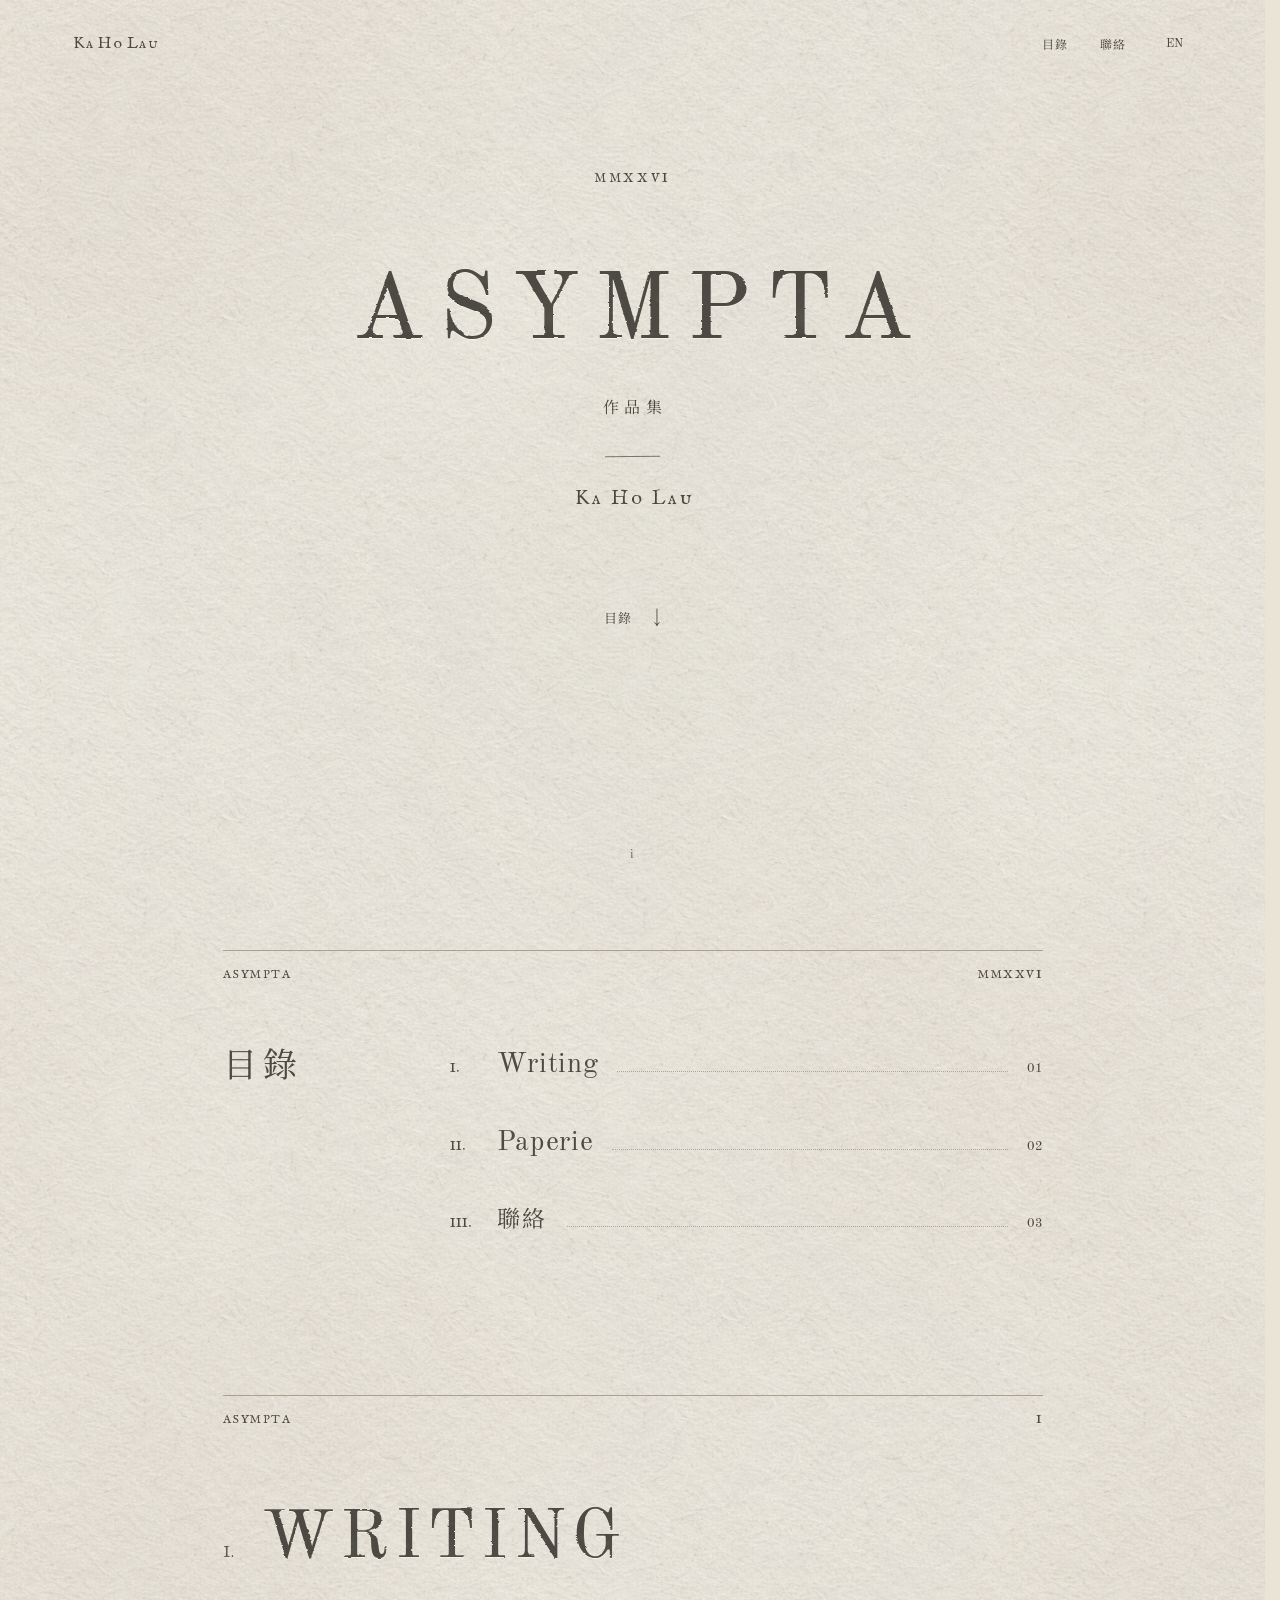
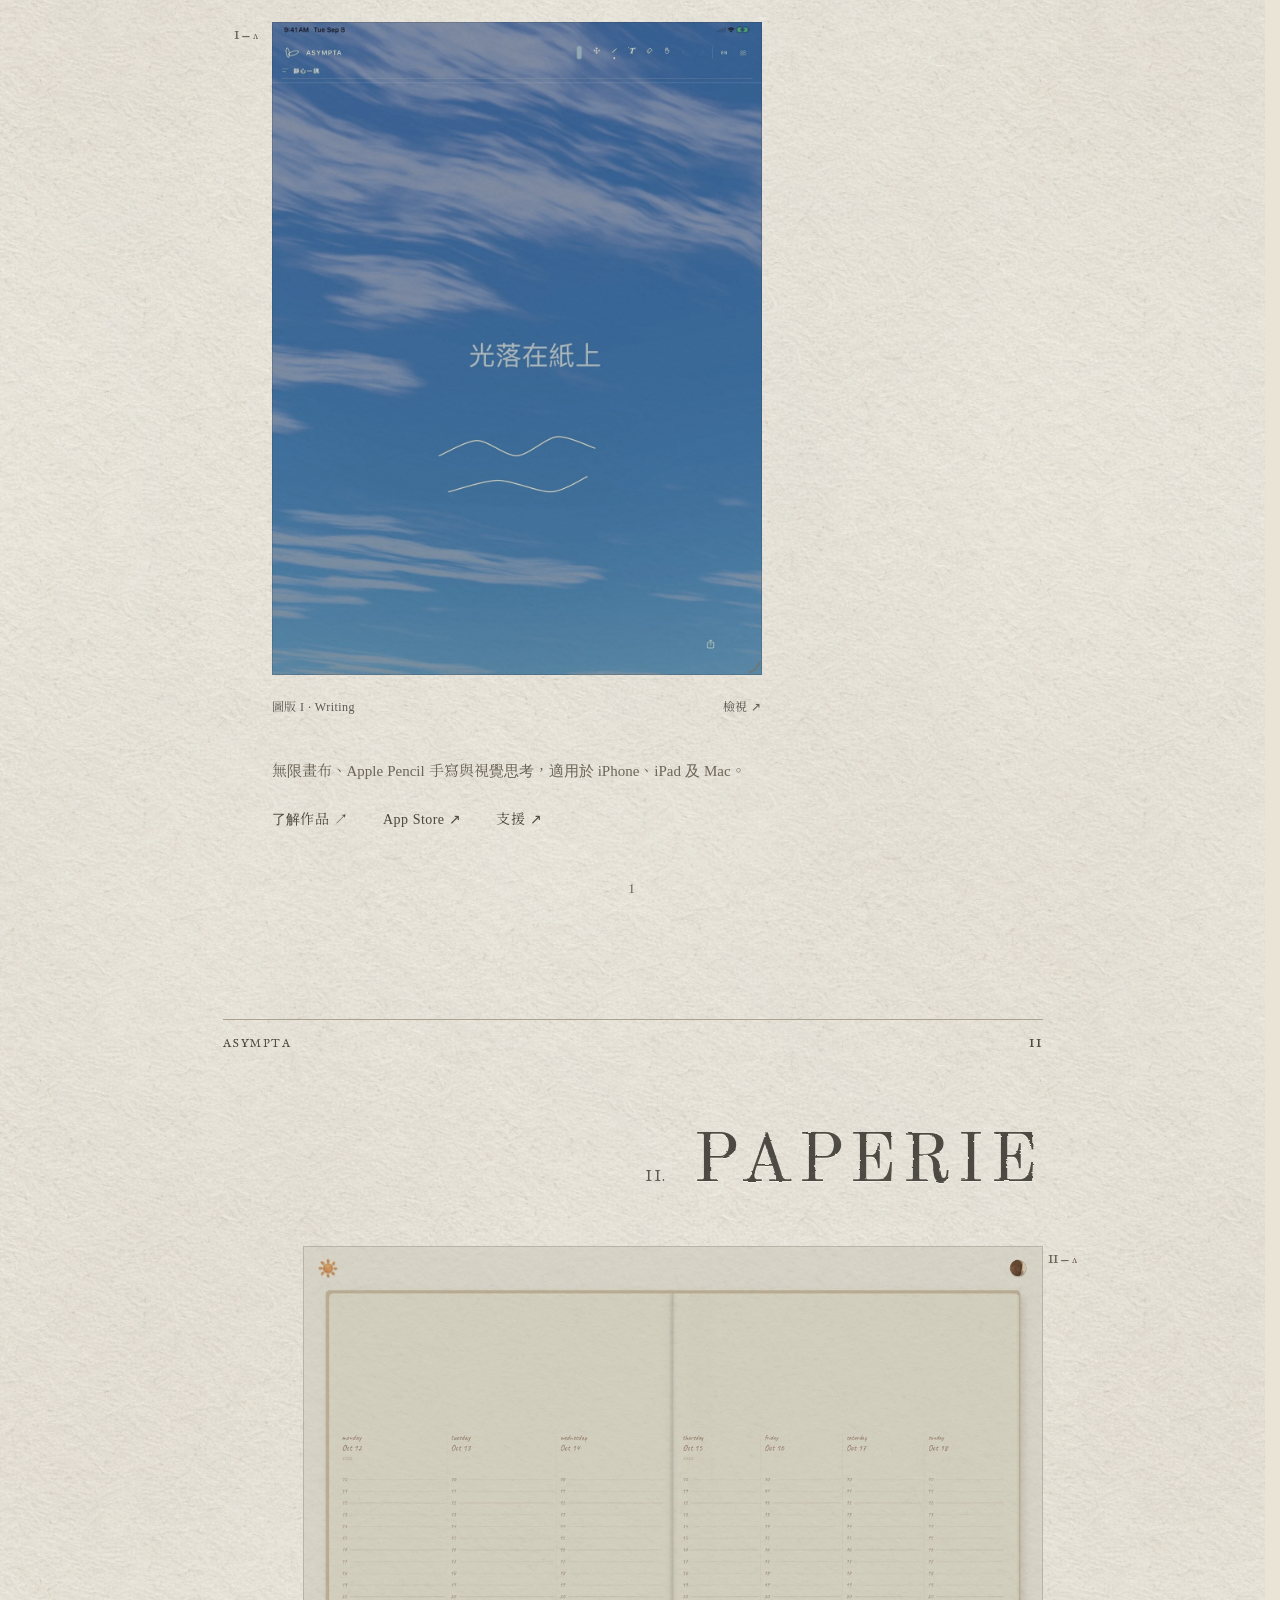
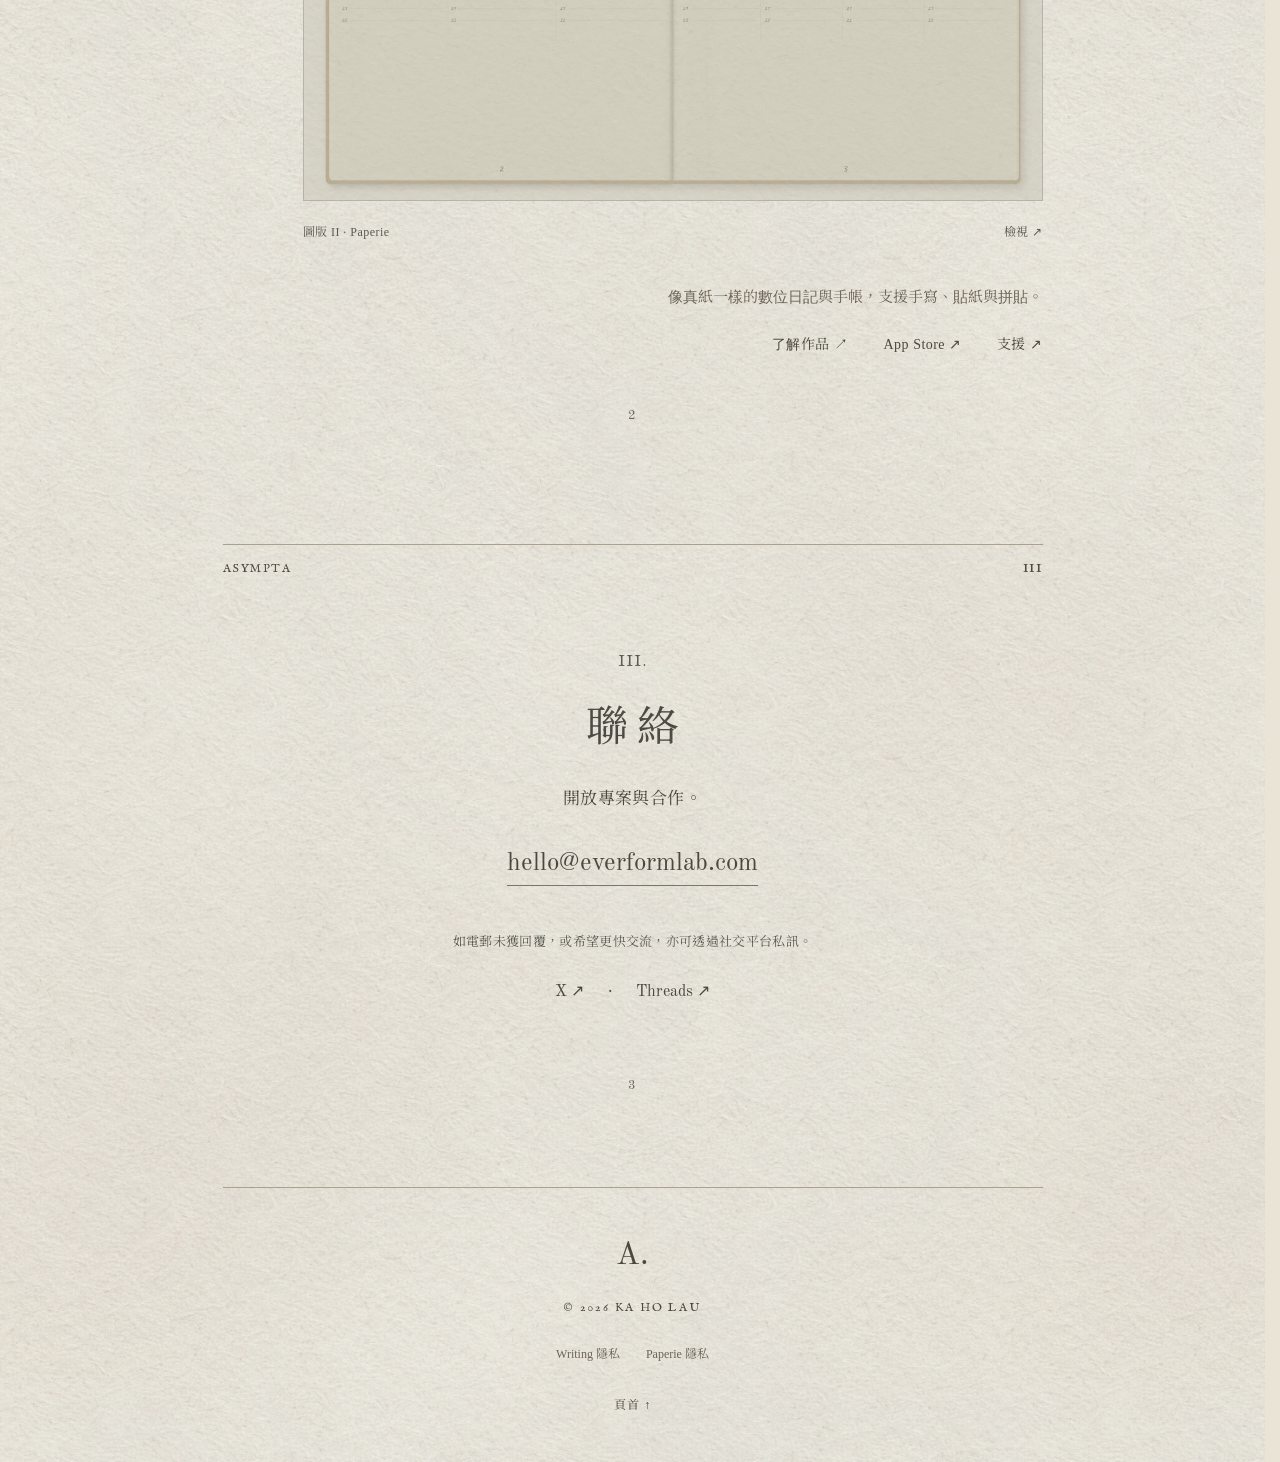
<file: index.html>
<!doctype html>
<html lang="zh-Hant">
<head>
<meta charset="utf-8">
<meta name="viewport" content="width=device-width, initial-scale=1">
<meta name="theme-color" content="#eae4d7">
<meta name="color-scheme" content="light">
<meta name="description" content="Asympta Writing — infinite Apple Pencil handwriting canvas. Asympta Paperie — a paper-like digital journal and scrapbook. Apps by Ka Ho Lau.">
<meta property="og:type" content="website">
<meta property="og:title" content="Asympta — Ka Ho Lau">
<meta property="og:description" content="Asympta Writing, an infinite handwriting canvas. Asympta Paperie, a paper-like digital journal.">
<meta property="og:url" content="https://okok147.github.io/asympta-portfolio/">
<meta property="og:image" content="https://okok147.github.io/asympta-portfolio/assets/folio/social.png">
<meta name="twitter:card" content="summary_large_image">
<link rel="canonical" href="https://okok147.github.io/asympta-portfolio/">
<link rel="icon" href="assets/folio/mark.svg" type="image/svg+xml">
<link rel="preload" href="assets/fonts/old-standard-regular.woff2" as="font" type="font/woff2" crossorigin>
<link rel="preload" href="assets/fonts/fell-english-sc.woff2" as="font" type="font/woff2" crossorigin>
<link rel="preload" href="assets/fonts/noto-serif-tc-regular.woff2" as="font" type="font/woff2" crossorigin>
<link rel="preload" href="assets/folio/cotton-stock.webp" as="image">
<link rel="stylesheet" href="folio.css?v=20261101-4">
<script defer src="folio.js?v=20261101-1"></script>
<script type="application/ld+json">{"@context":"https://schema.org","@type":"ItemList","name":"Asympta handwriting and journaling apps","itemListElement":[{"@type":"ListItem","position":1,"name":"Asympta Writing","url":"https://okok147.github.io/asympta-portfolio/writing/"},{"@type":"ListItem","position":2,"name":"Asympta Paperie","url":"https://okok147.github.io/asympta-portfolio/paperie/"}]}</script>
<title>Asympta — Ka Ho Lau</title>
</head>
<body id="top">
<svg class="print-definitions" xmlns="http://www.w3.org/2000/svg" width="0" height="0" aria-hidden="true" focusable="false">
  <defs>
    <filter id="ink-impression" x="-3%" y="-12%" width="106%" height="126%" filterUnits="objectBoundingBox" primitiveUnits="userSpaceOnUse" color-interpolation-filters="sRGB">
      <feTurbulence type="fractalNoise" baseFrequency=".075 .24" numOctaves="2" seed="19" result="fibres"/>
      <feComponentTransfer in="fibres" result="paper-tooth"><feFuncR type="linear" slope="2.2" intercept="-.6"/><feFuncG type="linear" slope="2.2" intercept="-.6"/></feComponentTransfer>
      <feDisplacementMap in="SourceGraphic" in2="paper-tooth" scale="1.1" xChannelSelector="R" yChannelSelector="G" result="ink-edge"/>
      <feMorphology in="ink-edge" operator="dilate" radius=".14" result="ink-spread"/>
      <feGaussianBlur in="ink-spread" stdDeviation=".24" result="absorption"/>
      <feComponentTransfer in="absorption" result="soft-ink"><feFuncA type="linear" slope=".32"/></feComponentTransfer>
      <feOffset in="ink-edge" dx=".15" dy=".6" result="pressed-edge"/>
      <feFlood flood-color="#fffef6" flood-opacity=".5" result="paper-light"/>
      <feComposite in="paper-light" in2="pressed-edge" operator="in" result="paper-lip"/>
      <feMerge><feMergeNode in="paper-lip"/><feMergeNode in="soft-ink"/><feMergeNode in="ink-edge"/></feMerge>
    </filter>
    <filter id="ink-impression-small" x="-3%" y="-12%" width="106%" height="126%" filterUnits="objectBoundingBox" primitiveUnits="userSpaceOnUse" color-interpolation-filters="sRGB">
      <feTurbulence type="fractalNoise" baseFrequency=".1 .28" numOctaves="2" seed="19" result="fibres"/>
      <feComponentTransfer in="fibres" result="paper-tooth"><feFuncR type="linear" slope="2.2" intercept="-.6"/><feFuncG type="linear" slope="2.2" intercept="-.6"/></feComponentTransfer>
      <feDisplacementMap in="SourceGraphic" in2="paper-tooth" scale=".8" xChannelSelector="R" yChannelSelector="G" result="ink-edge"/>
      <feGaussianBlur in="ink-edge" stdDeviation=".2" result="absorption"/>
      <feComponentTransfer in="absorption" result="soft-ink"><feFuncA type="linear" slope=".28"/></feComponentTransfer>
      <feMerge><feMergeNode in="soft-ink"/><feMergeNode in="ink-edge"/></feMerge>
    </filter>
  </defs>
</svg>
<a class="skip" href="#contents" data-i18n="skip">跳至目錄</a>
<header class="running-head">
  <a class="running-author" href="#top" lang="en">Ka Ho Lau</a>
  <nav data-i18n-aria="navigation" aria-label="導覽">
  <a href="#contents" data-i18n="contents">目錄</a>
  <a href="#contact" data-i18n="contact">聯絡</a>
  <button class="language" type="button" aria-label="Switch to English" hidden>EN</button>
  </nav>
</header>
<main>
  <section class="title-page" aria-labelledby="site-title">
    <div class="edition" lang="en" aria-hidden="true">MMXXVI</div>
    <h1 id="site-title" class="print-type" lang="en">ASYMPTA</h1>
    <p class="cover-kind" data-i18n="portfolio">作品集</p>
    <div class="title-rule" aria-hidden="true"></div>
    <p class="author" lang="en">Ka Ho Lau</p>
    <a class="cover-index" href="#contents"><span data-i18n="contents">目錄</span><span class="down" aria-hidden="true">↓</span></a>
    <span class="folio-number" aria-hidden="true">i</span>
  </section>

  <nav id="contents" class="contents leaf" aria-labelledby="contents-title">
    <div class="running-line" aria-hidden="true"><span>ASYMPTA</span><span>MMXXVI</span></div>
    <h2 id="contents-title" class="section-title print-type" data-i18n="contents">目錄</h2>
    <ol class="index-list">
      <li><a href="#writing"><span class="index-roman" aria-hidden="true">I.</span><span class="index-name" lang="en">Writing</span><span class="leader" aria-hidden="true"></span><span aria-hidden="true">01</span></a></li>
      <li><a href="#paperie"><span class="index-roman" aria-hidden="true">II.</span><span class="index-name" lang="en">Paperie</span><span class="leader" aria-hidden="true"></span><span aria-hidden="true">02</span></a></li>
      <li><a href="#contact"><span class="index-roman" aria-hidden="true">III.</span><span class="index-name" data-i18n="contact">聯絡</span><span class="leader" aria-hidden="true"></span><span aria-hidden="true">03</span></a></li>
    </ol>
  </nav>

  <article id="writing" class="work leaf" aria-labelledby="writing-title">
    <div class="running-line" aria-hidden="true"><span>ASYMPTA</span><span>I</span></div>
    <header class="work-heading"><span class="chapter-number" aria-hidden="true">I.</span><h2 id="writing-title" class="print-type" lang="en">Writing</h2></header>
    <figure class="plate writing-plate" data-plate>
      <span class="plate-side" aria-hidden="true">I — a</span>
      <a class="plate-link" href="assets/writing-ipad-2.webp" data-open="writing" data-i18n-aria="openWriting" aria-label="檢視 Writing 圖版">
        <img src="assets/writing-ipad-2.webp" alt="Writing 天空畫布的彩色印刷質感圖版" data-i18n-alt="writingPlateAlt" width="960" height="1280" loading="lazy" decoding="async">
        <span class="print-pass" aria-hidden="true"></span>
        <span class="plate-open" aria-hidden="true">+</span>
      </a>
      <figcaption><span data-i18n="writingFigure">圖版 I · Writing</span><a href="assets/writing-ipad-2.webp" data-open="writing" data-i18n="view">檢視 ↗</a></figcaption>
    </figure>
    <p class="work-summary" data-i18n="writingSummary">無限畫布、Apple Pencil 手寫與視覺思考，適用於 iPhone、iPad 及 Mac。</p>
    <div class="work-links"><a href="writing/" data-i18n="details">了解作品 ↗</a><a href="https://apps.apple.com/app/id6800755232" data-i18n="appStore">App Store ↗</a><a href="https://okok147.github.io/asympta-support/" data-i18n="support">支援 ↗</a></div>
    <span class="folio-number" aria-hidden="true">1</span>
  </article>

  <article id="paperie" class="work leaf" aria-labelledby="paperie-title">
    <div class="running-line" aria-hidden="true"><span>ASYMPTA</span><span>II</span></div>
    <header class="work-heading"><span class="chapter-number" aria-hidden="true">II.</span><h2 id="paperie-title" class="print-type" lang="en">Paperie</h2></header>
    <figure class="plate paperie-plate" data-plate>
      <span class="plate-side" aria-hidden="true">II — a</span>
      <a class="plate-link" href="assets/paperie-ipad-2.webp" data-open="paperie" data-i18n-aria="openPaperie" aria-label="檢視 Paperie 圖版">
        <img src="assets/paperie-ipad-2.webp" alt="Paperie 手帳跨頁的彩色印刷質感圖版" data-i18n-alt="paperiePlateAlt" width="1200" height="900" loading="lazy" decoding="async">
        <span class="print-pass" aria-hidden="true"></span>
        <span class="plate-open" aria-hidden="true">+</span>
      </a>
      <figcaption><span data-i18n="paperieFigure">圖版 II · Paperie</span><a href="assets/paperie-ipad-2.webp" data-open="paperie" data-i18n="view">檢視 ↗</a></figcaption>
    </figure>
    <p class="work-summary" data-i18n="paperieSummary">像真紙一樣的數位日記與手帳，支援手寫、貼紙與拼貼。</p>
    <div class="work-links"><a href="paperie/" data-i18n="details">了解作品 ↗</a><a href="https://apps.apple.com/app/id6818553101" data-i18n="appStore">App Store ↗</a><a href="https://okok147.github.io/asympta-paperie-support/" data-i18n="support">支援 ↗</a></div>
    <span class="folio-number" aria-hidden="true">2</span>
  </article>

  <section id="contact" class="correspondence leaf" aria-labelledby="contact-title">
    <div class="running-line" aria-hidden="true"><span>ASYMPTA</span><span>III</span></div>
    <span class="chapter-number" aria-hidden="true">III.</span>
    <h2 id="contact-title" class="section-title print-type" data-i18n="contact">聯絡</h2>
    <p class="availability" data-i18n="availability">開放專案與合作。</p>
    <a class="email" href="mailto:hello@everformlab.com?subject=Project%20%26%20Collaboration" data-email lang="en">hello@everformlab.com</a>
    <p class="contact-note" data-i18n="contactNote">如電郵未獲回覆，或希望更快交流，亦可透過社交平台私訊。</p>
    <div class="social"><a href="https://x.com/oklauuuuu" target="_blank" rel="noopener noreferrer" data-i18n-aria="xAria" aria-label="透過 X 聯繫 @oklauuuuu">X ↗</a><span aria-hidden="true">·</span><a href="https://www.threads.com/@oklauuuuu" target="_blank" rel="noopener noreferrer" data-i18n-aria="threadsAria" aria-label="透過 Threads 聯繫 @oklauuuuu">Threads ↗</a></div>
    <span class="folio-number" aria-hidden="true">3</span>
  </section>
</main>
<footer class="colophon">
  <span class="printer-mark" aria-hidden="true">A.</span>
  <p>© 2026 KA HO LAU</p>
  <nav data-i18n-aria="privacyAria" aria-label="隱私政策"><a href="https://okok147.github.io/asympta-support/privacy/" data-i18n="writingPrivacy">Writing 隱私</a><a href="https://okok147.github.io/asympta-paperie-support/privacy/" data-i18n="paperiePrivacy">Paperie 隱私</a></nav>
  <a class="back-top" href="#top" data-i18n="backTop">頁首 ↑</a>
</footer>

<dialog id="viewer" aria-labelledby="viewer-title">
  <div class="viewer-sheet">
    <header class="viewer-head"><span id="viewer-series">ASYMPTA</span><div><button class="language" type="button" aria-label="Switch to English" hidden>EN</button><button type="button" class="close-viewer" data-close data-i18n="close">關閉 ×</button></div></header>
    <div class="viewer-title"><span id="viewer-folio" aria-hidden="true">I.</span><h2 id="viewer-title" class="print-type" lang="en">Writing</h2></div>
    <figure class="viewer-figure"><div class="viewer-media"><img id="viewer-image" alt=""><video id="viewer-video" controls playsinline preload="none" poster="assets/paperie-film-poster.jpg" hidden><source src="assets/paperie-film.mp4" type="video/mp4"><span data-i18n="videoFallback">瀏覽器無法播放影片。</span></video><span class="print-pass" aria-hidden="true"></span></div><figcaption id="viewer-caption"></figcaption><p id="media-error" role="status" hidden data-i18n="mediaError">媒體載入失敗。</p></figure>
    <div class="viewer-footer"><button type="button" data-prev data-i18n="previous">← 上一頁</button><output id="viewer-counter" aria-live="polite" aria-atomic="true">01 / 03</output><button type="button" data-next data-i18n="next">下一頁 →</button></div>
    <div class="viewer-links"><a id="viewer-store" href="https://apps.apple.com/app/id6800755232" data-i18n="appStore">App Store ↗</a><a id="viewer-support" href="https://okok147.github.io/asympta-support/" data-i18n="support">支援 ↗</a></div>
  </div>
</dialog>
</body>
</html>
</file>
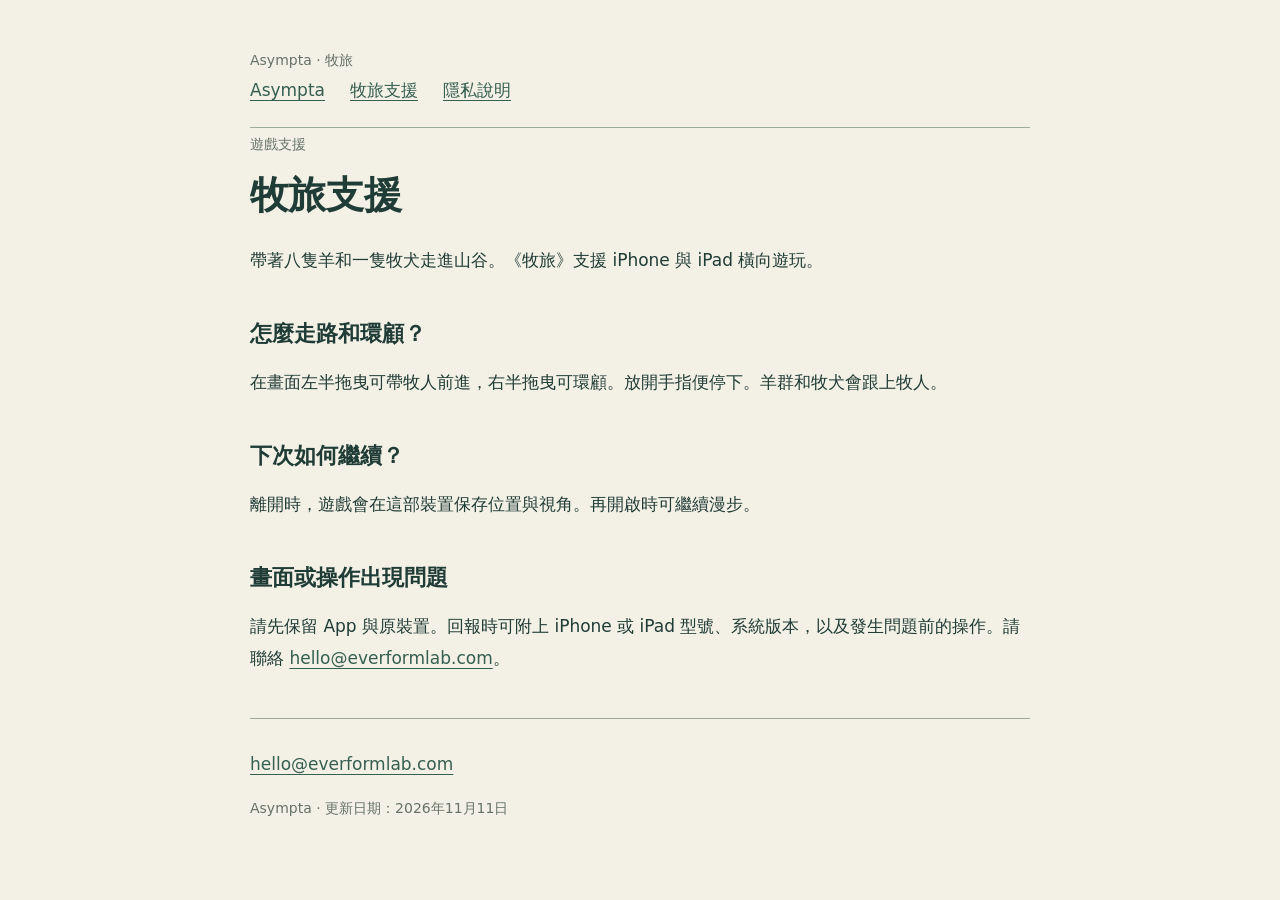
<file: muzhu/index.html>
<!doctype html><html lang="zh-Hant"><head><meta charset="utf-8"><meta name="viewport" content="width=device-width,initial-scale=1"><title>牧旅支援 · Asympta</title><link rel="canonical" href="https://okok147.github.io/asympta-portfolio/muzhu/"><style>body{margin:0;background:#f3f0e6;color:#203c36;font:17px/1.85 system-ui,-apple-system,sans-serif}main{max-width:780px;margin:auto;padding:44px 24px 70px}h1{font-size:38px;line-height:1.3;margin:12px 0 24px}h2{font-size:22px;margin:38px 0 10px}p{margin:12px 0}nav{display:flex;gap:25px;flex-wrap:wrap;border-bottom:1px solid #9aab99;padding-bottom:20px}a{color:#365f51;text-underline-offset:4px}small,.note{color:#667267;font-size:14px}footer{border-top:1px solid #9aab99;margin-top:44px;padding-top:18px}</style></head><body><main><small>Asympta · 牧旅</small><nav><a href="https://okok147.github.io/asympta-portfolio/">Asympta</a><a href="https://okok147.github.io/asympta-portfolio/muzhu/">牧旅支援</a><a href="https://okok147.github.io/asympta-portfolio/muzhu/privacy/">隱私說明</a></nav>
<small class="note">遊戲支援</small>
<h1>牧旅支援</h1>
<p>帶著八隻羊和一隻牧犬走進山谷。《牧旅》支援 iPhone 與 iPad 橫向遊玩。</p>
<h2>怎麼走路和環顧？</h2>
<p>在畫面左半拖曳可帶牧人前進，右半拖曳可環顧。放開手指便停下。羊群和牧犬會跟上牧人。</p>
<h2>下次如何繼續？</h2>
<p>離開時，遊戲會在這部裝置保存位置與視角。再開啟時可繼續漫步。</p>
<h2>畫面或操作出現問題</h2>
<p>請先保留 App 與原裝置。回報時可附上 iPhone 或 iPad 型號、系統版本，以及發生問題前的操作。請聯絡 <a href="mailto:hello@everformlab.com">hello@everformlab.com</a>。</p>
<footer><p><a href="mailto:hello@everformlab.com">hello@everformlab.com</a></p><p></p><small>Asympta · 更新日期：2026年11月11日</small></footer></main></body></html>
</file>
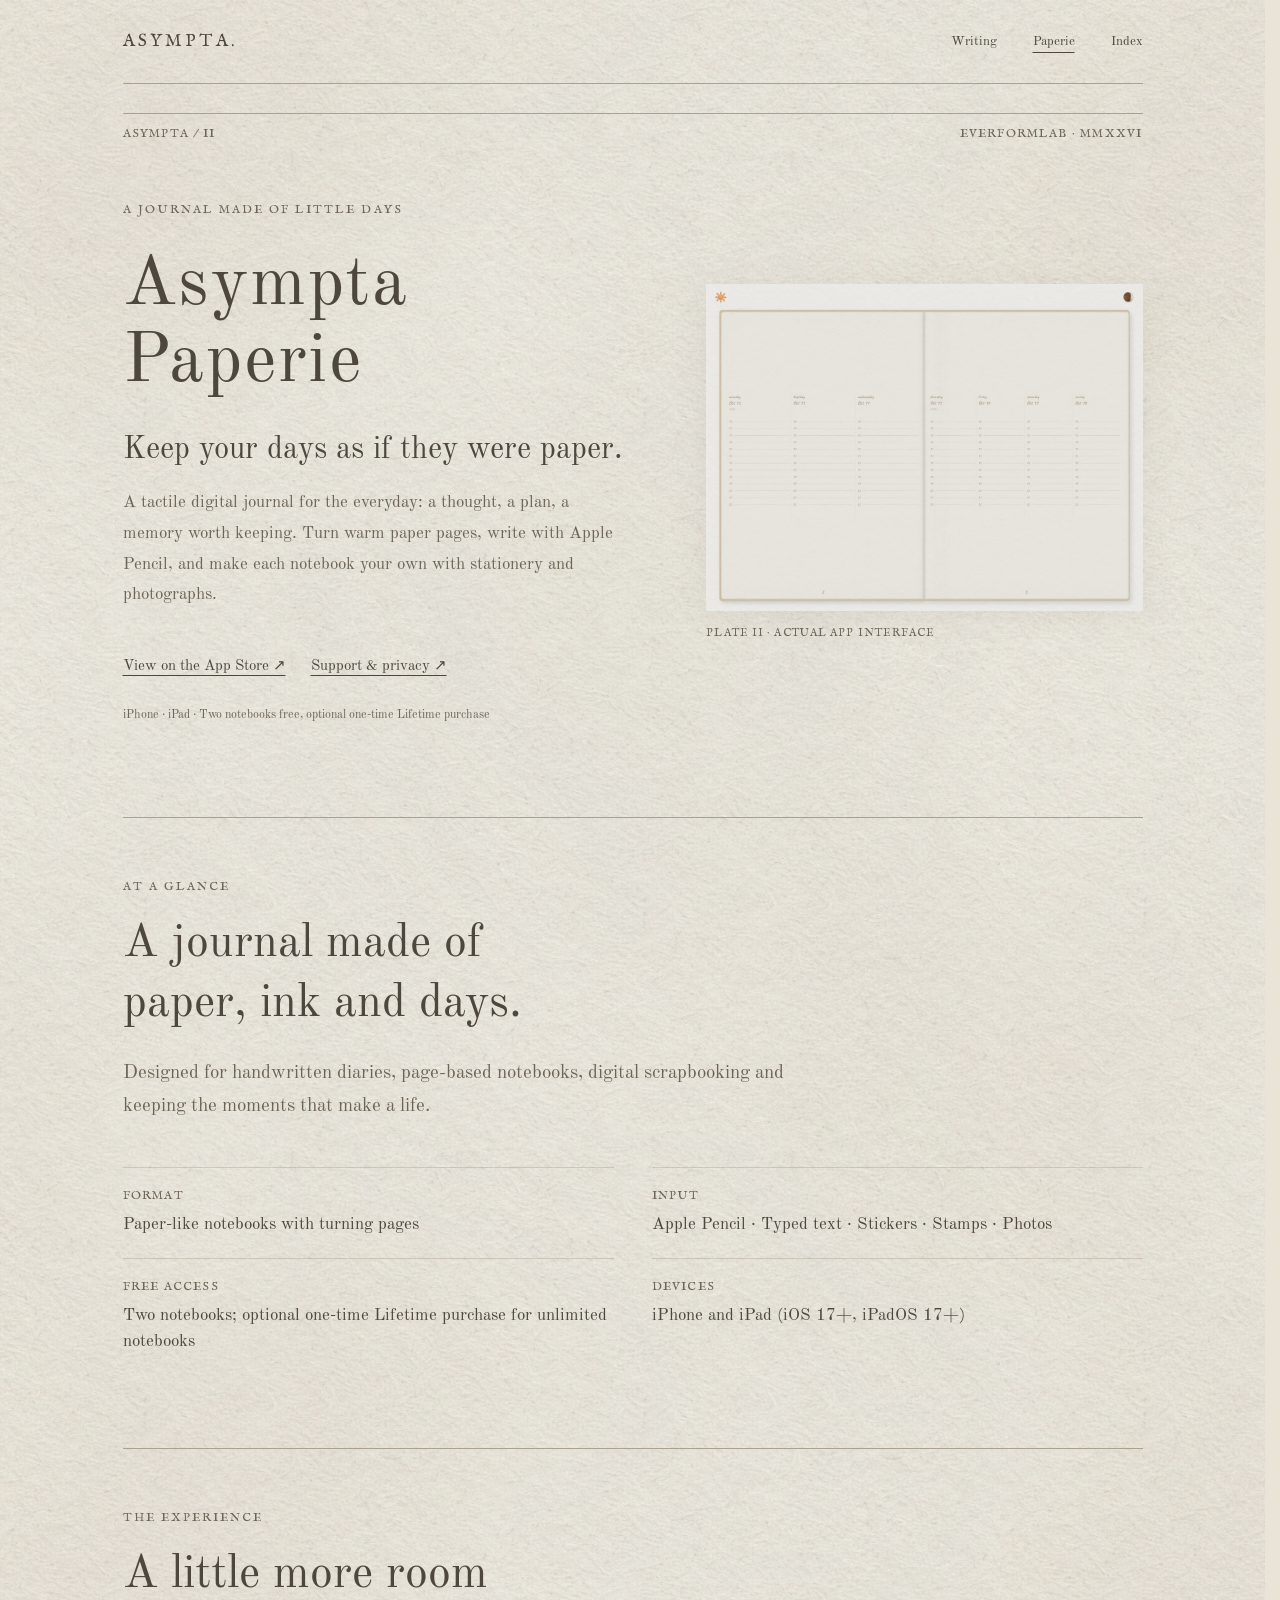
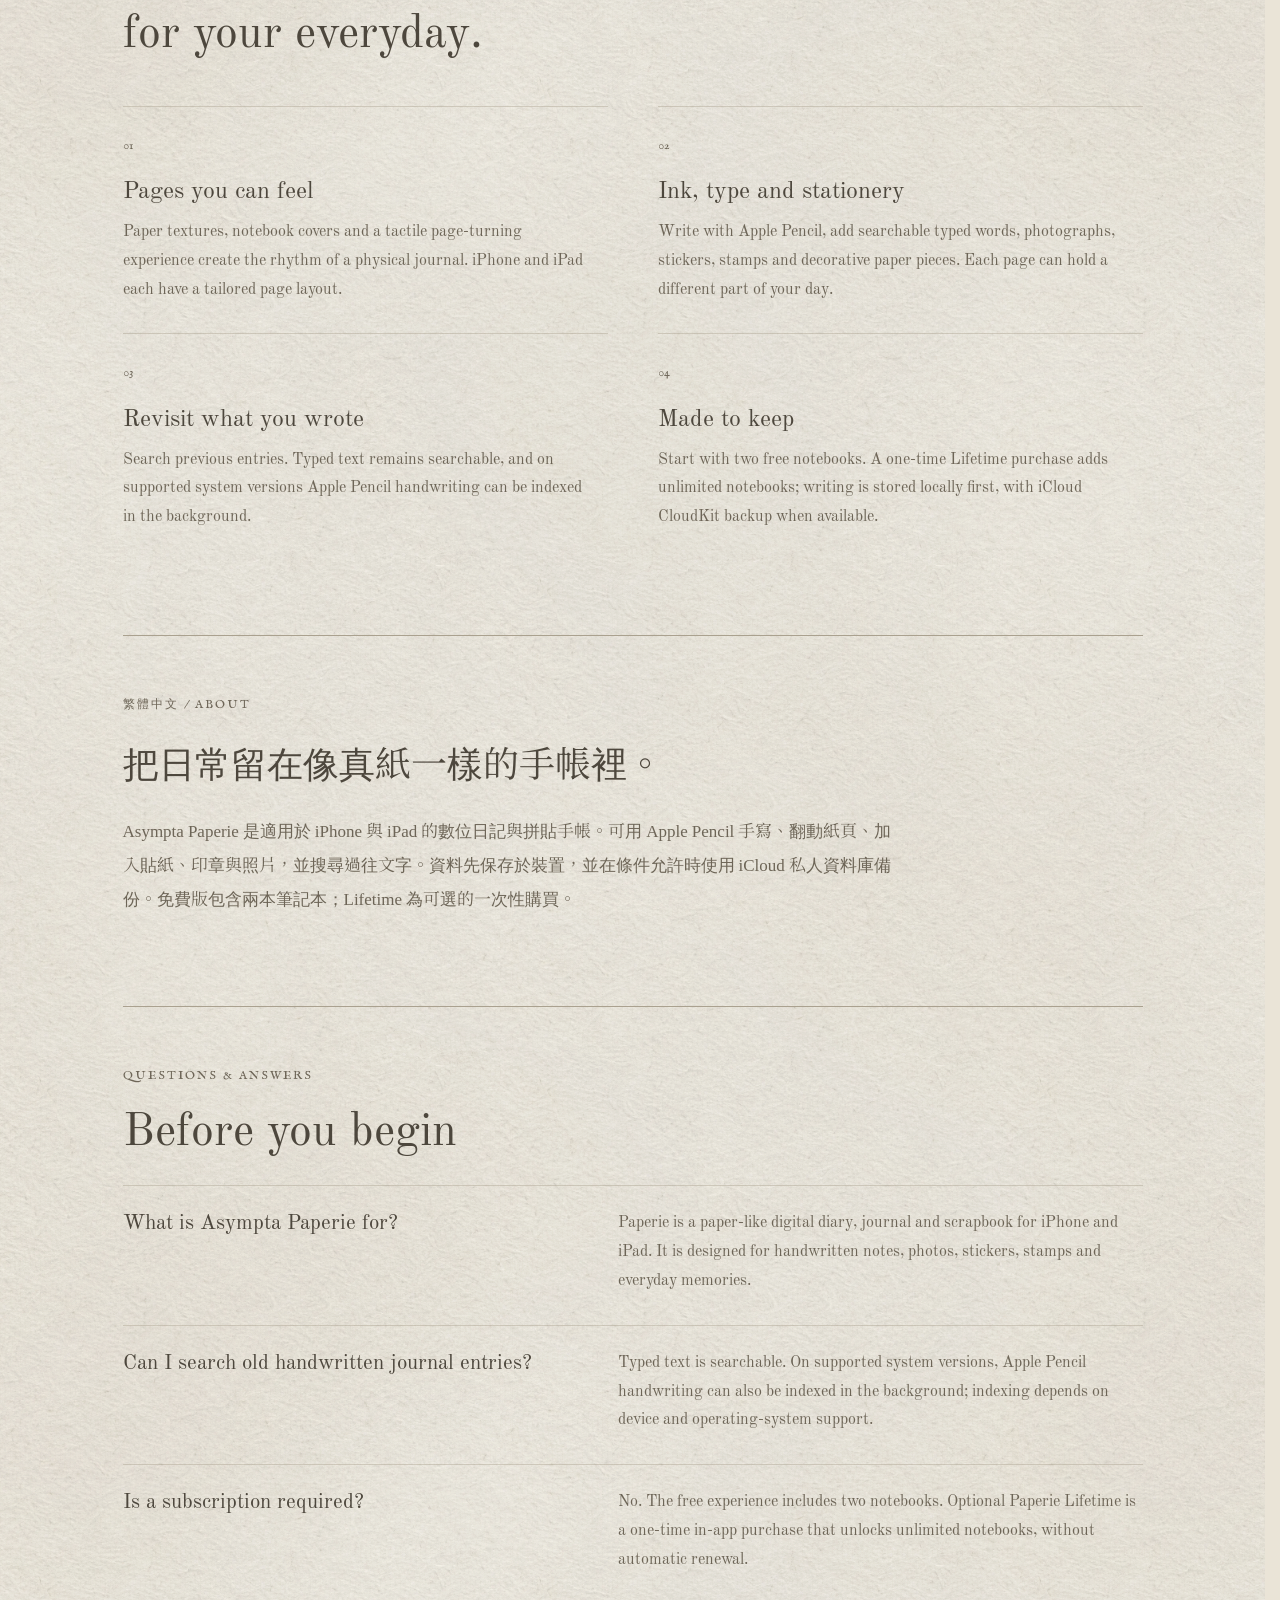
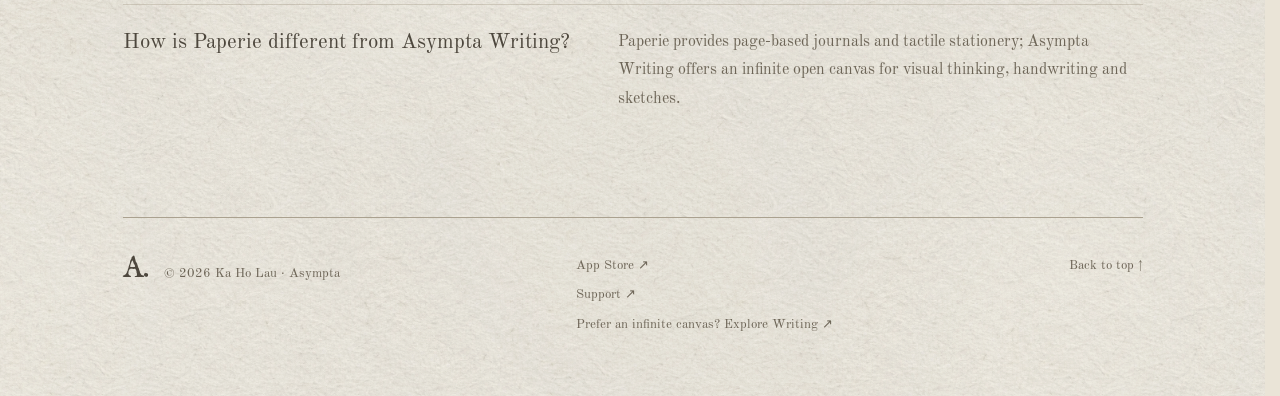
<file: paperie/index.html>
<!doctype html>
<html lang="en">
<head>
<meta charset="utf-8"><meta name="viewport" content="width=device-width, initial-scale=1">
<meta name="theme-color" content="#eae4d7"><meta name="description" content="Asympta Paperie is a tactile, paper-like digital journal and scrapbook for iPhone and iPad. Handwrite with Apple Pencil, turn notebook pages, add stickers and search memories.">
<meta name="robots" content="index, follow, max-image-preview:large">
<link rel="canonical" href="https://okok147.github.io/asympta-portfolio/paperie/"><link rel="icon" href="../assets/folio/mark.svg" type="image/svg+xml">
<link rel="stylesheet" href="../folio.css?v=20261101-4"><link rel="stylesheet" href="../product.css?v=20261103-1">
<meta property="og:type" content="website"><meta property="og:site_name" content="Asympta">
<meta property="og:title" content="Asympta Paperie — Paper-like Digital Journal &amp; Scrapbook">
<meta property="og:description" content="Asympta Paperie is a tactile, paper-like digital journal and scrapbook for iPhone and iPad. Handwrite with Apple Pencil, turn notebook pages, add stickers and search memories."><meta property="og:url" content="https://okok147.github.io/asympta-portfolio/paperie/">
<meta property="og:image" content="https://okok147.github.io/asympta-portfolio/assets/paperie-ipad-2.webp">
<meta name="twitter:card" content="summary_large_image"><meta name="apple-itunes-app" content="app-id=6818553101">
<script type="application/ld+json">{"@context":"https://schema.org","@graph":[{"@type":"SoftwareApplication","@id":"https://okok147.github.io/asympta-portfolio/paperie/#app","name":"Asympta Paperie","description":"Asympta Paperie is a tactile, paper-like digital journal and scrapbook for iPhone and iPad. Handwrite with Apple Pencil, turn notebook pages, add stickers and search memories.","url":"https://okok147.github.io/asympta-portfolio/paperie/","applicationCategory":"ProductivityApplication","applicationSubCategory":"Digital journal and scrapbook","operatingSystem":"iOS 17+, iPadOS 17+","downloadUrl":"https://apps.apple.com/app/id6818553101","image":"https://okok147.github.io/asympta-portfolio/assets/paperie-ipad-2.webp","author":{"@type":"Person","name":"Ka Ho Lau"},"publisher":{"@type":"Organization","name":"EverFormLab"},"offers":{"@type":"Offer","price":"0","priceCurrency":"USD","description":"Two free notebooks; optional one-time Lifetime in-app purchase"},"featureList":["Pages you can feel","Ink, type and stationery","Revisit what you wrote","Made to keep"],"sameAs":["https://apps.apple.com/app/id6818553101","https://okok147.github.io/asympta-paperie-support/"]},{"@type":"FAQPage","@id":"https://okok147.github.io/asympta-portfolio/paperie/#faq","mainEntity":[{"@type":"Question","name":"What is Asympta Paperie for?","acceptedAnswer":{"@type":"Answer","text":"Paperie is a paper-like digital diary, journal and scrapbook for iPhone and iPad. It is designed for handwritten notes, photos, stickers, stamps and everyday memories."}},{"@type":"Question","name":"Can I search old handwritten journal entries?","acceptedAnswer":{"@type":"Answer","text":"Typed text is searchable. On supported system versions, Apple Pencil handwriting can also be indexed in the background; indexing depends on device and operating-system support."}},{"@type":"Question","name":"Is a subscription required?","acceptedAnswer":{"@type":"Answer","text":"No. The free experience includes two notebooks. Optional Paperie Lifetime is a one-time in-app purchase that unlocks unlimited notebooks, without automatic renewal."}},{"@type":"Question","name":"How is Paperie different from Asympta Writing?","acceptedAnswer":{"@type":"Answer","text":"Paperie provides page-based journals and tactile stationery; Asympta Writing offers an infinite open canvas for visual thinking, handwriting and sketches."}}]}]}</script>
<title>Asympta Paperie — Paper-like Digital Journal &amp; Scrapbook for iPad</title>
</head>
<body>
<a class="skip" href="#main">Skip to content</a>
<header class="product-nav"><a class="product-mark" href="../">ASYMPTA.</a><nav aria-label="Apps"><a href="../writing/">Writing</a><a href="./" aria-current="page">Paperie</a><a href="../">Index</a></nav></header>
<main id="main" class="product-main">
<section class="product-hero" aria-labelledby="product-title">
<div class="product-overline"><span>ASYMPTA / II</span><span>EVERFORMLAB · MMXXVI</span></div>
<div class="product-hero-grid">
<div class="product-intro"><p class="product-kicker">A JOURNAL MADE OF LITTLE DAYS</p>
<h1 id="product-title">Asympta Paperie</h1>
<p class="product-headline">Keep your days as if they were paper.</p>
<p class="product-lead">A tactile digital journal for the everyday: a thought, a plan, a memory worth keeping. Turn warm paper pages, write with Apple Pencil, and make each notebook your own with stationery and photographs.</p>
<div class="product-actions"><a class="primary-link" href="https://apps.apple.com/app/id6818553101">View on the App Store ↗</a><a href="https://okok147.github.io/asympta-paperie-support/">Support &amp; privacy ↗</a></div>
<p class="product-platforms">iPhone · iPad · Two notebooks free, optional one-time Lifetime purchase</p></div>
<figure class="product-image"><img src="../assets/paperie-ipad-2.webp" alt="Actual Asympta Paperie app interface showing a paper-like journal spread on iPad" width="1200" height="900" decoding="async" fetchpriority="high"><figcaption>PLATE II · ACTUAL APP INTERFACE</figcaption></figure>
</div></section>
<section class="product-identity" aria-labelledby="identity-title">
<p class="product-small-heading">AT A GLANCE</p><h2 id="identity-title">A journal made of paper, ink and days.</h2>
<p class="product-identity-copy">Designed for handwritten diaries, page-based notebooks, digital scrapbooking and keeping the moments that make a life.</p>
<dl class="product-facts">
<div><dt>Format</dt><dd>Paper-like notebooks with turning pages</dd></div>
<div><dt>Input</dt><dd>Apple Pencil · Typed text · Stickers · Stamps · Photos</dd></div>
<div><dt>Free access</dt><dd>Two notebooks; optional one-time Lifetime purchase for unlimited notebooks</dd></div>
<div><dt>Devices</dt><dd>iPhone and iPad (iOS 17+, iPadOS 17+)</dd></div>
</dl></section>
<section class="product-features" aria-labelledby="features-title"><p class="product-small-heading">THE EXPERIENCE</p><h2 id="features-title">A little more room for your everyday.</h2>
<div class="feature-grid"><article class="feature"><span class="feature-number">01</span><h3>Pages you can feel</h3><p>Paper textures, notebook covers and a tactile page-turning experience create the rhythm of a physical journal. iPhone and iPad each have a tailored page layout.</p></article>
<article class="feature"><span class="feature-number">02</span><h3>Ink, type and stationery</h3><p>Write with Apple Pencil, add searchable typed words, photographs, stickers, stamps and decorative paper pieces. Each page can hold a different part of your day.</p></article>
<article class="feature"><span class="feature-number">03</span><h3>Revisit what you wrote</h3><p>Search previous entries. Typed text remains searchable, and on supported system versions Apple Pencil handwriting can be indexed in the background.</p></article>
<article class="feature"><span class="feature-number">04</span><h3>Made to keep</h3><p>Start with two free notebooks. A one-time Lifetime purchase adds unlimited notebooks; writing is stored locally first, with iCloud CloudKit backup when available.</p></article></div></section>
<section class="product-zh" lang="zh-Hant" aria-labelledby="zh-title">
<p class="product-small-heading">繁體中文 / ABOUT</p><h2 id="zh-title">把日常留在像真紙一樣的手帳裡。</h2>
<p>Asympta Paperie 是適用於 iPhone 與 iPad 的數位日記與拼貼手帳。可用 Apple Pencil 手寫、翻動紙頁、加入貼紙、印章與照片，並搜尋過往文字。資料先保存於裝置，並在條件允許時使用 iCloud 私人資料庫備份。免費版包含兩本筆記本；Lifetime 為可選的一次性購買。</p></section>
<section class="product-faq" aria-labelledby="faq-title"><p class="product-small-heading">QUESTIONS &amp; ANSWERS</p><h2 id="faq-title">Before you begin</h2>
<div class="faq-item"><h3>What is Asympta Paperie for?</h3><p>Paperie is a paper-like digital diary, journal and scrapbook for iPhone and iPad. It is designed for handwritten notes, photos, stickers, stamps and everyday memories.</p></div>
<div class="faq-item"><h3>Can I search old handwritten journal entries?</h3><p>Typed text is searchable. On supported system versions, Apple Pencil handwriting can also be indexed in the background; indexing depends on device and operating-system support.</p></div>
<div class="faq-item"><h3>Is a subscription required?</h3><p>No. The free experience includes two notebooks. Optional Paperie Lifetime is a one-time in-app purchase that unlocks unlimited notebooks, without automatic renewal.</p></div>
<div class="faq-item"><h3>How is Paperie different from Asympta Writing?</h3><p>Paperie provides page-based journals and tactile stationery; Asympta Writing offers an infinite open canvas for visual thinking, handwriting and sketches.</p></div></section>
<footer class="product-footer"><div><span class="footer-symbol">A.</span><p>© 2026 Ka Ho Lau · Asympta</p></div><div class="footer-links"><a href="https://apps.apple.com/app/id6818553101">App Store ↗</a><a href="https://okok147.github.io/asympta-paperie-support/">Support ↗</a><a href="../writing/">Prefer an infinite canvas? Explore Writing ↗</a></div><a class="footer-top" href="#main">Back to top ↑</a></footer>
</main></body></html>
</file>
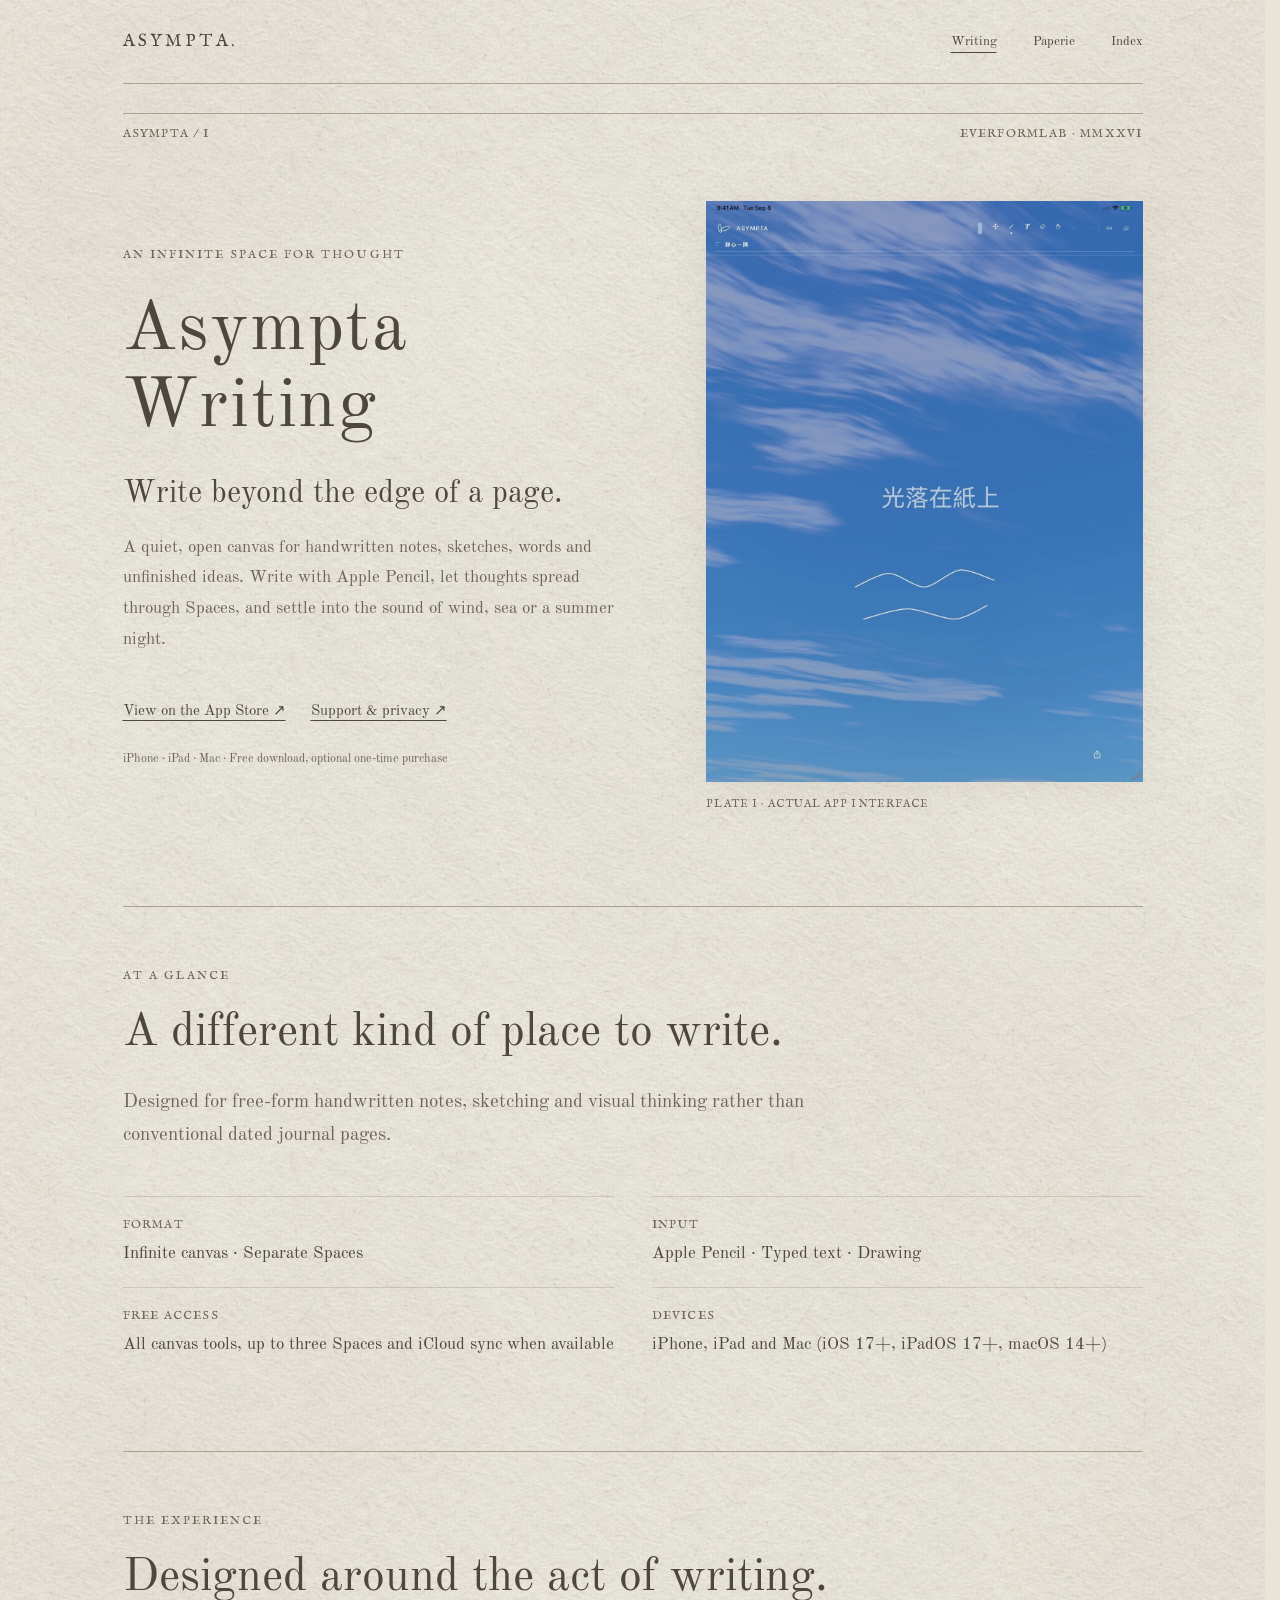
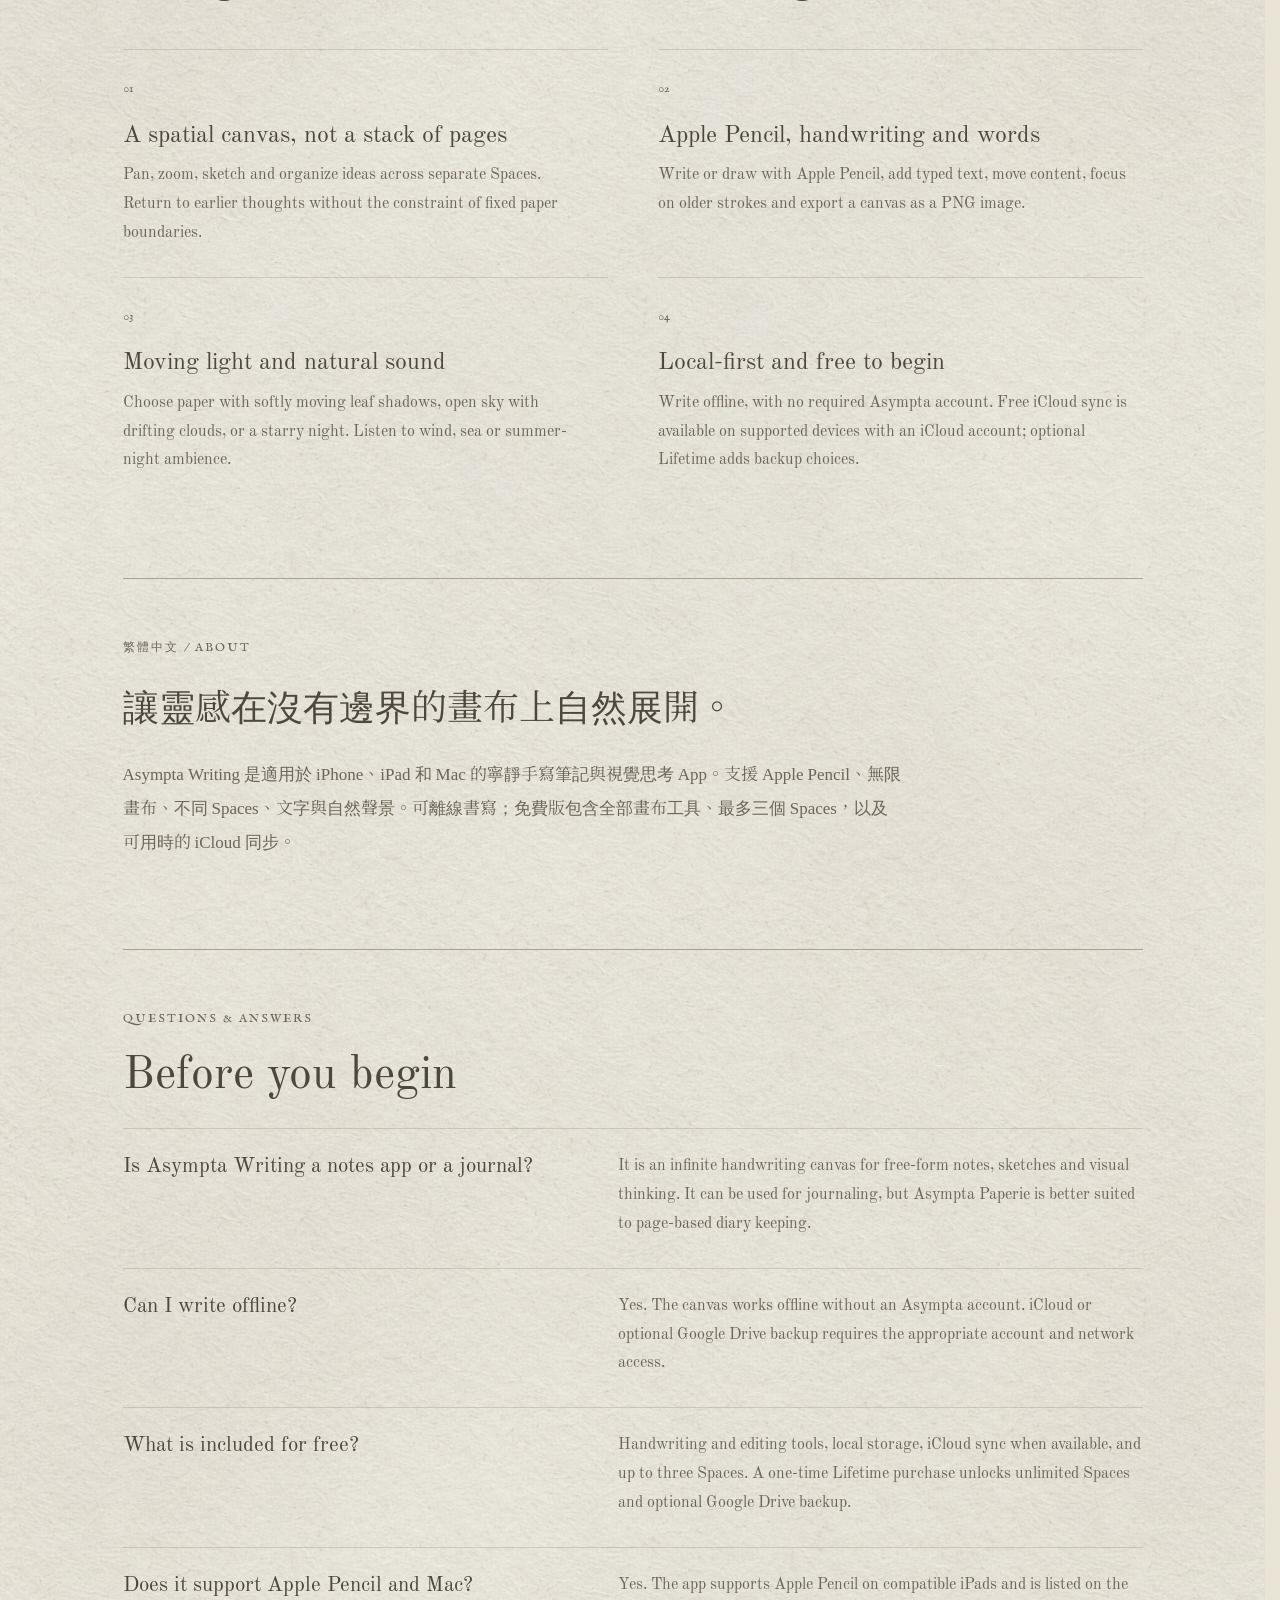
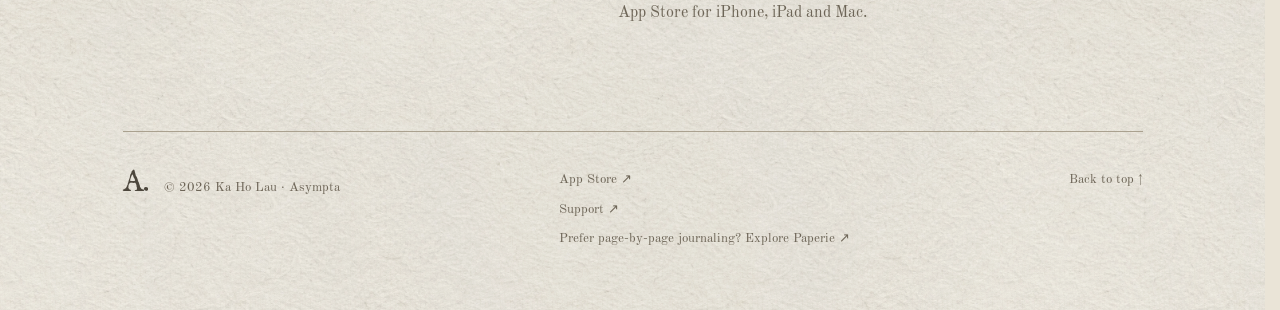
<file: writing/index.html>
<!doctype html>
<html lang="en">
<head>
<meta charset="utf-8"><meta name="viewport" content="width=device-width, initial-scale=1">
<meta name="theme-color" content="#eae4d7"><meta name="description" content="Asympta Writing is a calm infinite-canvas handwriting app for iPhone, iPad and Mac. Write with Apple Pencil, sketch ideas, explore Spaces and natural soundscapes.">
<meta name="robots" content="index, follow, max-image-preview:large">
<link rel="canonical" href="https://okok147.github.io/asympta-portfolio/writing/"><link rel="icon" href="../assets/folio/mark.svg" type="image/svg+xml">
<link rel="stylesheet" href="../folio.css?v=20261101-4"><link rel="stylesheet" href="../product.css?v=20261103-1">
<meta property="og:type" content="website"><meta property="og:site_name" content="Asympta">
<meta property="og:title" content="Asympta Writing — Infinite Canvas &amp; Apple Pencil Handwriting">
<meta property="og:description" content="Asympta Writing is a calm infinite-canvas handwriting app for iPhone, iPad and Mac. Write with Apple Pencil, sketch ideas, explore Spaces and natural soundscapes."><meta property="og:url" content="https://okok147.github.io/asympta-portfolio/writing/">
<meta property="og:image" content="https://okok147.github.io/asympta-portfolio/assets/writing-ipad-2.webp">
<meta name="twitter:card" content="summary_large_image"><meta name="apple-itunes-app" content="app-id=6800755232">
<script type="application/ld+json">{"@context":"https://schema.org","@graph":[{"@type":"SoftwareApplication","@id":"https://okok147.github.io/asympta-portfolio/writing/#app","name":"Asympta Writing","description":"Asympta Writing is a calm infinite-canvas handwriting app for iPhone, iPad and Mac. Write with Apple Pencil, sketch ideas, explore Spaces and natural soundscapes.","url":"https://okok147.github.io/asympta-portfolio/writing/","applicationCategory":"ProductivityApplication","applicationSubCategory":"Handwriting and visual thinking","operatingSystem":"iOS 17+, iPadOS 17+, macOS 14+","downloadUrl":"https://apps.apple.com/app/id6800755232","image":"https://okok147.github.io/asympta-portfolio/assets/writing-ipad-2.webp","author":{"@type":"Person","name":"Ka Ho Lau"},"publisher":{"@type":"Organization","name":"EverFormLab"},"offers":{"@type":"Offer","price":"0","priceCurrency":"USD","description":"Free download with optional Lifetime in-app purchase"},"featureList":["A spatial canvas, not a stack of pages","Apple Pencil, handwriting and words","Moving light and natural sound","Local-first and free to begin"],"sameAs":["https://apps.apple.com/app/id6800755232","https://okok147.github.io/asympta-support/"]},{"@type":"FAQPage","@id":"https://okok147.github.io/asympta-portfolio/writing/#faq","mainEntity":[{"@type":"Question","name":"Is Asympta Writing a notes app or a journal?","acceptedAnswer":{"@type":"Answer","text":"It is an infinite handwriting canvas for free-form notes, sketches and visual thinking. It can be used for journaling, but Asympta Paperie is better suited to page-based diary keeping."}},{"@type":"Question","name":"Can I write offline?","acceptedAnswer":{"@type":"Answer","text":"Yes. The canvas works offline without an Asympta account. iCloud or optional Google Drive backup requires the appropriate account and network access."}},{"@type":"Question","name":"What is included for free?","acceptedAnswer":{"@type":"Answer","text":"Handwriting and editing tools, local storage, iCloud sync when available, and up to three Spaces. A one-time Lifetime purchase unlocks unlimited Spaces and optional Google Drive backup."}},{"@type":"Question","name":"Does it support Apple Pencil and Mac?","acceptedAnswer":{"@type":"Answer","text":"Yes. The app supports Apple Pencil on compatible iPads and is listed on the App Store for iPhone, iPad and Mac."}}]}]}</script>
<title>Asympta Writing — Apple Pencil Infinite Canvas &amp; Handwriting App</title>
</head>
<body>
<a class="skip" href="#main">Skip to content</a>
<header class="product-nav"><a class="product-mark" href="../">ASYMPTA.</a><nav aria-label="Apps"><a href="./" aria-current="page">Writing</a><a href="../paperie/">Paperie</a><a href="../">Index</a></nav></header>
<main id="main" class="product-main">
<section class="product-hero" aria-labelledby="product-title">
<div class="product-overline"><span>ASYMPTA / I</span><span>EVERFORMLAB · MMXXVI</span></div>
<div class="product-hero-grid">
<div class="product-intro"><p class="product-kicker">AN INFINITE SPACE FOR THOUGHT</p>
<h1 id="product-title">Asympta Writing</h1>
<p class="product-headline">Write beyond the edge of a page.</p>
<p class="product-lead">A quiet, open canvas for handwritten notes, sketches, words and unfinished ideas. Write with Apple Pencil, let thoughts spread through Spaces, and settle into the sound of wind, sea or a summer night.</p>
<div class="product-actions"><a class="primary-link" href="https://apps.apple.com/app/id6800755232">View on the App Store ↗</a><a href="https://okok147.github.io/asympta-support/">Support &amp; privacy ↗</a></div>
<p class="product-platforms">iPhone · iPad · Mac · Free download, optional one-time purchase</p></div>
<figure class="product-image"><img src="../assets/writing-ipad-2.webp" alt="Actual Asympta Writing app interface with the open sky canvas on iPad" width="960" height="1280" decoding="async" fetchpriority="high"><figcaption>PLATE I · ACTUAL APP INTERFACE</figcaption></figure>
</div></section>
<section class="product-identity" aria-labelledby="identity-title">
<p class="product-small-heading">AT A GLANCE</p><h2 id="identity-title">A different kind of place to write.</h2>
<p class="product-identity-copy">Designed for free-form handwritten notes, sketching and visual thinking rather than conventional dated journal pages.</p>
<dl class="product-facts">
<div><dt>Format</dt><dd>Infinite canvas · Separate Spaces</dd></div>
<div><dt>Input</dt><dd>Apple Pencil · Typed text · Drawing</dd></div>
<div><dt>Free access</dt><dd>All canvas tools, up to three Spaces and iCloud sync when available</dd></div>
<div><dt>Devices</dt><dd>iPhone, iPad and Mac (iOS 17+, iPadOS 17+, macOS 14+)</dd></div>
</dl></section>
<section class="product-features" aria-labelledby="features-title"><p class="product-small-heading">THE EXPERIENCE</p><h2 id="features-title">Designed around the act of writing.</h2>
<div class="feature-grid"><article class="feature"><span class="feature-number">01</span><h3>A spatial canvas, not a stack of pages</h3><p>Pan, zoom, sketch and organize ideas across separate Spaces. Return to earlier thoughts without the constraint of fixed paper boundaries.</p></article>
<article class="feature"><span class="feature-number">02</span><h3>Apple Pencil, handwriting and words</h3><p>Write or draw with Apple Pencil, add typed text, move content, focus on older strokes and export a canvas as a PNG image.</p></article>
<article class="feature"><span class="feature-number">03</span><h3>Moving light and natural sound</h3><p>Choose paper with softly moving leaf shadows, open sky with drifting clouds, or a starry night. Listen to wind, sea or summer-night ambience.</p></article>
<article class="feature"><span class="feature-number">04</span><h3>Local-first and free to begin</h3><p>Write offline, with no required Asympta account. Free iCloud sync is available on supported devices with an iCloud account; optional Lifetime adds backup choices.</p></article></div></section>
<section class="product-zh" lang="zh-Hant" aria-labelledby="zh-title">
<p class="product-small-heading">繁體中文 / ABOUT</p><h2 id="zh-title">讓靈感在沒有邊界的畫布上自然展開。</h2>
<p>Asympta Writing 是適用於 iPhone、iPad 和 Mac 的寧靜手寫筆記與視覺思考 App。支援 Apple Pencil、無限畫布、不同 Spaces、文字與自然聲景。可離線書寫；免費版包含全部畫布工具、最多三個 Spaces，以及可用時的 iCloud 同步。</p></section>
<section class="product-faq" aria-labelledby="faq-title"><p class="product-small-heading">QUESTIONS &amp; ANSWERS</p><h2 id="faq-title">Before you begin</h2>
<div class="faq-item"><h3>Is Asympta Writing a notes app or a journal?</h3><p>It is an infinite handwriting canvas for free-form notes, sketches and visual thinking. It can be used for journaling, but Asympta Paperie is better suited to page-based diary keeping.</p></div>
<div class="faq-item"><h3>Can I write offline?</h3><p>Yes. The canvas works offline without an Asympta account. iCloud or optional Google Drive backup requires the appropriate account and network access.</p></div>
<div class="faq-item"><h3>What is included for free?</h3><p>Handwriting and editing tools, local storage, iCloud sync when available, and up to three Spaces. A one-time Lifetime purchase unlocks unlimited Spaces and optional Google Drive backup.</p></div>
<div class="faq-item"><h3>Does it support Apple Pencil and Mac?</h3><p>Yes. The app supports Apple Pencil on compatible iPads and is listed on the App Store for iPhone, iPad and Mac.</p></div></section>
<footer class="product-footer"><div><span class="footer-symbol">A.</span><p>© 2026 Ka Ho Lau · Asympta</p></div><div class="footer-links"><a href="https://apps.apple.com/app/id6800755232">App Store ↗</a><a href="https://okok147.github.io/asympta-support/">Support ↗</a><a href="../paperie/">Prefer page-by-page journaling? Explore Paperie ↗</a></div><a class="footer-top" href="#main">Back to top ↑</a></footer>
</main></body></html>
</file>
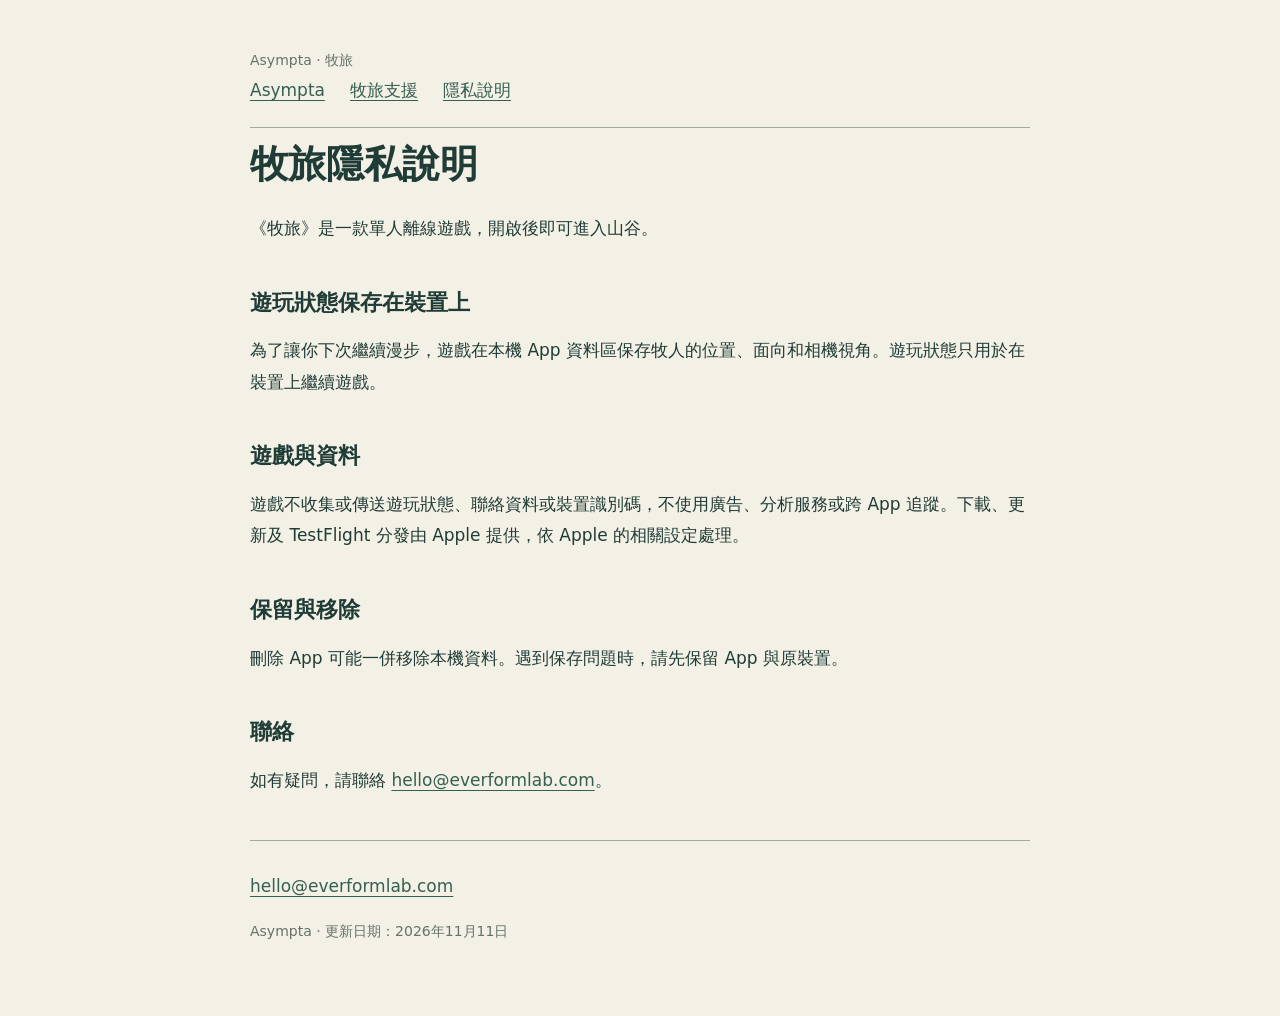
<file: muzhu/privacy/index.html>
<!doctype html><html lang="zh-Hant"><head><meta charset="utf-8"><meta name="viewport" content="width=device-width,initial-scale=1"><title>牧旅隱私說明 · Asympta</title><link rel="canonical" href="https://okok147.github.io/asympta-portfolio/muzhu/privacy/"><style>body{margin:0;background:#f3f0e6;color:#203c36;font:17px/1.85 system-ui,-apple-system,sans-serif}main{max-width:780px;margin:auto;padding:44px 24px 70px}h1{font-size:38px;line-height:1.3;margin:12px 0 24px}h2{font-size:22px;margin:38px 0 10px}p{margin:12px 0}nav{display:flex;gap:25px;flex-wrap:wrap;border-bottom:1px solid #9aab99;padding-bottom:20px}a{color:#365f51;text-underline-offset:4px}small,.note{color:#667267;font-size:14px}footer{border-top:1px solid #9aab99;margin-top:44px;padding-top:18px}</style></head><body><main><small>Asympta · 牧旅</small><nav><a href="https://okok147.github.io/asympta-portfolio/">Asympta</a><a href="https://okok147.github.io/asympta-portfolio/muzhu/">牧旅支援</a><a href="https://okok147.github.io/asympta-portfolio/muzhu/privacy/">隱私說明</a></nav>
<h1>牧旅隱私說明</h1>
<p>《牧旅》是一款單人離線遊戲，開啟後即可進入山谷。</p>
<h2>遊玩狀態保存在裝置上</h2>
<p>為了讓你下次繼續漫步，遊戲在本機 App 資料區保存牧人的位置、面向和相機視角。遊玩狀態只用於在裝置上繼續遊戲。</p>
<h2>遊戲與資料</h2>
<p>遊戲不收集或傳送遊玩狀態、聯絡資料或裝置識別碼，不使用廣告、分析服務或跨 App 追蹤。下載、更新及 TestFlight 分發由 Apple 提供，依 Apple 的相關設定處理。</p>
<h2>保留與移除</h2>
<p>刪除 App 可能一併移除本機資料。遇到保存問題時，請先保留 App 與原裝置。</p>
<h2>聯絡</h2>
<p>如有疑問，請聯絡 <a href="mailto:hello@everformlab.com">hello@everformlab.com</a>。</p>
<footer><p><a href="mailto:hello@everformlab.com">hello@everformlab.com</a></p><small>Asympta · 更新日期：2026年11月11日</small></footer></main></body></html>
</file>
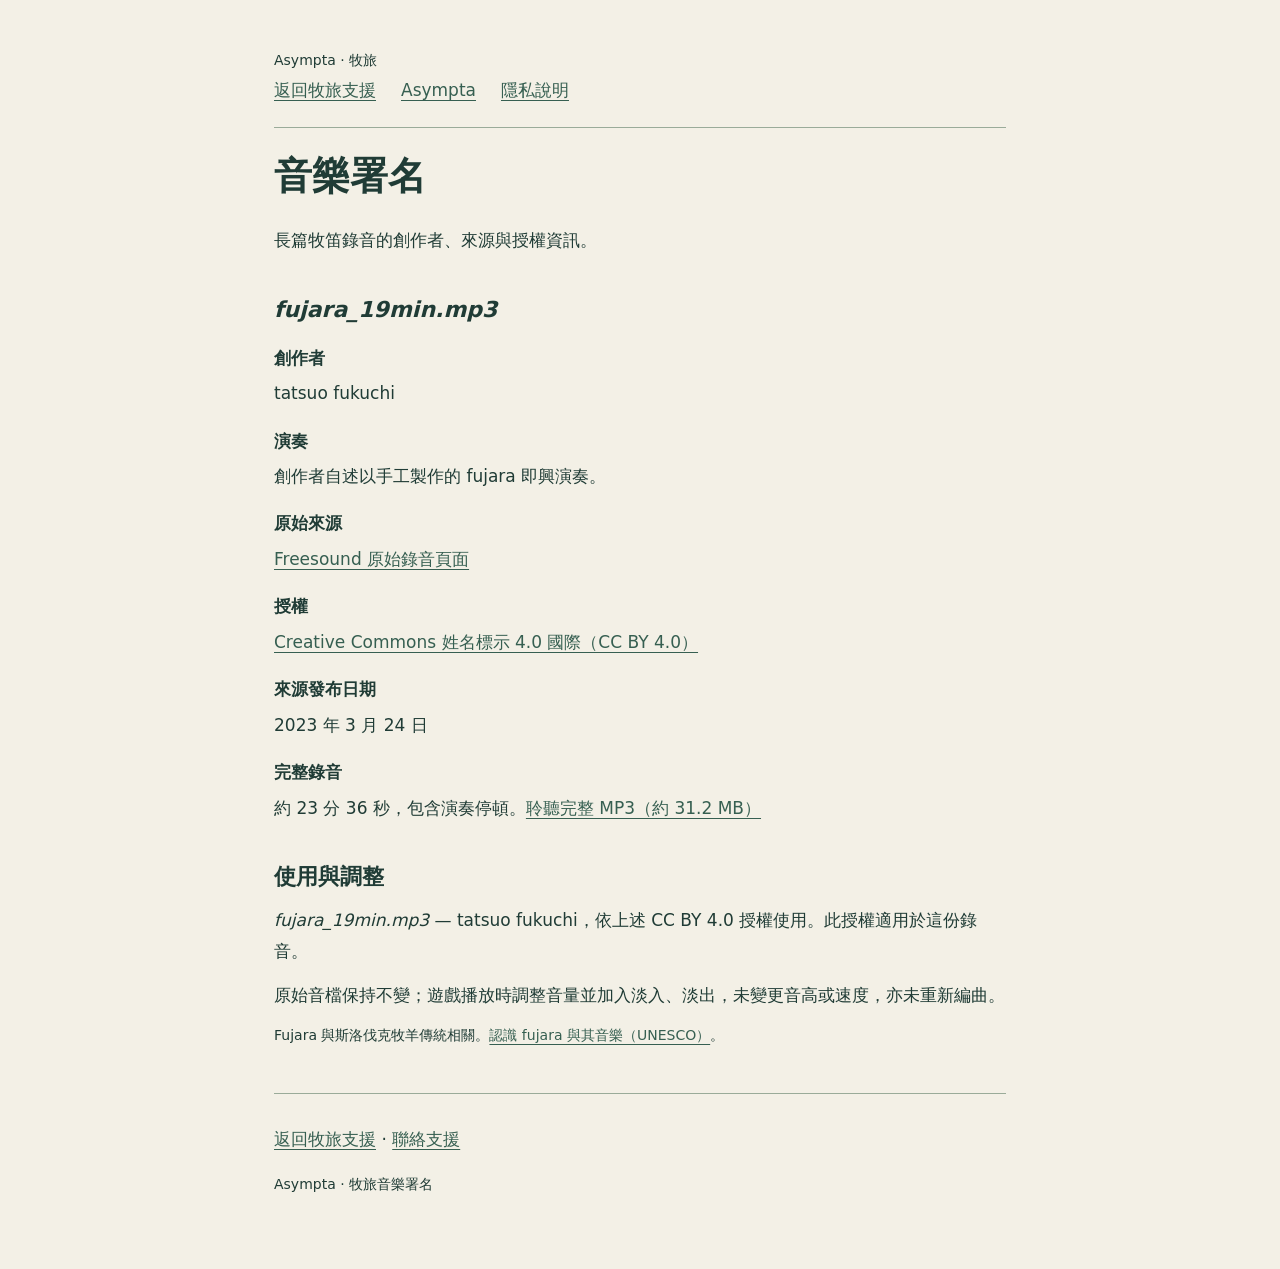
<file: muzhu/music-credits.html>
<!doctype html>
<html lang="zh-Hant">
<head>
<meta charset="utf-8">
<meta name="viewport" content="width=device-width,initial-scale=1">
<title>音樂署名 · 牧旅 · Asympta</title>
<meta name="description" content="牧旅牧笛錄音的創作者、原始來源、CC BY 4.0 授權與使用調整說明。">
<link rel="canonical" href="https://okok147.github.io/asympta-portfolio/muzhu/music-credits.html">
<style>
*{box-sizing:border-box}body{margin:0;background:#f3f0e6;color:#203c36;font:17px/1.85 system-ui,-apple-system,sans-serif}main{max-width:780px;margin:auto;padding:44px 24px 70px}h1{font-size:clamp(30px,6vw,38px);line-height:1.3;margin:24px 0}h2{font-size:22px;line-height:1.5;margin:36px 0 12px}p{margin:12px 0}nav{display:flex;gap:16px 25px;flex-wrap:wrap;border-bottom:1px solid #9aab99;padding-bottom:20px}a{color:#365f51;text-underline-offset:4px;overflow-wrap:anywhere}a:focus-visible{outline:3px solid #203c36;outline-offset:5px;border-radius:2px}small,.note{font-size:14px}dt{font-weight:650;margin-top:16px}dd{margin:4px 0 0;overflow-wrap:anywhere}.status{border-left:3px solid #365f51;padding-left:16px}footer{border-top:1px solid #9aab99;margin-top:44px;padding-top:18px}.skip{position:absolute;left:12px;top:-100px;padding:8px 14px;background:#f3f0e6}.skip:focus{top:12px}@media(max-width:420px){main{padding:32px 20px 52px}}
</style>
</head>
<body>
<a class="skip" href="#content">跳至主要內容</a>
<main id="content">
<small>Asympta · 牧旅</small>
<nav aria-label="網站導覽">
<a href="./">返回牧旅支援</a>
<a href="https://okok147.github.io/asympta-portfolio/">Asympta</a>
<a href="privacy/">隱私說明</a>
</nav>
<h1>音樂署名</h1>
<p>長篇牧笛錄音的創作者、來源與授權資訊。</p>
<section aria-labelledby="recording">
<h2 id="recording"><cite>fujara_19min.mp3</cite></h2>
<dl>
<dt>創作者</dt><dd>tatsuo fukuchi</dd>
<dt>演奏</dt><dd>創作者自述以手工製作的 fujara 即興演奏。</dd>
<dt>原始來源</dt><dd><a href="https://freesound.org/people/tatsuo%20fukuchi/sounds/680147/">Freesound 原始錄音頁面</a></dd>
<dt>授權</dt><dd><a href="https://creativecommons.org/licenses/by/4.0/">Creative Commons 姓名標示 4.0 國際（CC BY 4.0）</a></dd>
<dt>來源發布日期</dt><dd><time datetime="2023-03-24">2023 年 3 月 24 日</time></dd>
<dt>完整錄音</dt><dd>約 23 分 36 秒，包含演奏停頓。<a href="https://cdn.freesound.org/previews/680/680147_45848-hq.mp3">聆聽完整 MP3（約 31.2 MB）</a></dd>
</dl>
</section>
<section aria-labelledby="changes">
<h2 id="changes">使用與調整</h2>
<p><cite>fujara_19min.mp3</cite> — tatsuo fukuchi，依上述 CC BY 4.0 授權使用。此授權適用於這份錄音。</p>
<p>原始音檔保持不變；遊戲播放時調整音量並加入淡入、淡出，未變更音高或速度，亦未重新編曲。</p>
<p class="note">Fujara 與斯洛伐克牧羊傳統相關。<a href="https://ich.unesco.org/en/RL/fujara-and-its-music-00099">認識 fujara 與其音樂（UNESCO）</a>。</p>
</section>
<footer>
<p><a href="./">返回牧旅支援</a> · <a href="mailto:hello@everformlab.com">聯絡支援</a></p>
<small>Asympta · 牧旅音樂署名</small>
</footer>
</main>
</body>
</html>
</file>
<file: folio.css>
/* Asympta / printed folio. One type system, one paper stock. */
@font-face {
  font-family: "Folio Old Standard";
  src: url("assets/fonts/old-standard-regular.woff2") format("woff2");
  font-style: normal;
  font-weight: 400;
  font-display: swap;
}
@font-face {
  font-family: "Folio Fell";
  src: url("assets/fonts/fell-english-sc.woff2") format("woff2");
  font-style: normal;
  font-weight: 400;
  font-display: swap;
}
@font-face {
  font-family: "Folio Song";
  src: url("assets/fonts/noto-serif-tc-regular.woff2") format("woff2");
  font-style: normal;
  font-weight: 400;
  font-display: swap;
}
:root {
  color-scheme: light;
  --paper: #eae4d7;
  --ink: #4d473d;
  --muted: #6d6557;
  --line: #aaa18f;
  --serif: "Folio Old Standard", "Baskerville", "Times New Roman", serif;
  --small: "Folio Fell", "Folio Old Standard", "Baskerville", serif;
  --cjk: "Folio Song", "Songti TC", "Noto Serif CJK TC", "PMingLiU", serif;
  --measure: 820px;
}
*, *::before, *::after { box-sizing: border-box; }
html { scroll-behavior: smooth; scrollbar-gutter: stable; scroll-padding-top: 30px; }
body {
  margin: 0;
  color: var(--ink);
  background-color: var(--paper);
  background-image: url("assets/folio/paper-patina.svg?v=20261101-4"), url("assets/folio/security-weave.svg?v=20261101-3"), linear-gradient(#eae4d775, #eae4d775), url("assets/folio/cotton-stock.webp");
  background-repeat: repeat;
  background-size: 1100px 1400px, 512px 512px, auto, 500px 500px;
  font: 17px/1.8 var(--serif);
  font-kerning: normal;
  font-optical-sizing: auto;
  text-rendering: optimizeLegibility;
  -webkit-font-smoothing: auto;
}
html[lang="zh-Hant"] body { font-family: var(--cjk); }
a { color: inherit; text-decoration: none; text-underline-offset: .3em; text-decoration-thickness: 1px; }
a:hover, button:hover { text-decoration: underline; }
button { font: inherit; color: inherit; background: none; border: 0; padding: 0; cursor: pointer; text-underline-offset: .3em; }
button:disabled { cursor: default; opacity: .4; }
a, button { -webkit-tap-highlight-color: transparent; }
a:focus-visible, button:focus-visible, video:focus-visible { outline: 1.5px solid var(--ink); outline-offset: 5px; }
[hidden] { display: none !important; }
::selection { background: #d6d4c8; color: #181816; -webkit-text-fill-color: #181816; }
.skip { position: fixed; left: 16px; top: -100px; z-index: 20; padding: 12px 18px; background: var(--paper); }
.skip:focus { top: 12px; }
.print-definitions { position: absolute; width: 0; height: 0; overflow: hidden; pointer-events: none; }

/* The running head stays outside the title's quiet field. */
.running-head {
  width: min(100% - 88px, 1120px);
  min-height: 88px;
  margin: 0 auto;
  display: flex;
  align-items: center;
  justify-content: space-between;
  gap: 20px;
  font-size: 12px;
  letter-spacing: .08em;
}
.running-head nav { display: flex; align-items: center; gap: 32px; }
.running-head a, .language { display: inline-flex; min-height: 44px; align-items: center; justify-content: center; }
.running-author { font: 16px/1.4 var(--small); letter-spacing: .08em; }
.language { min-width: 35px; font: 12px/1.4 var(--serif); letter-spacing: .03em; }
.language[lang="zh-Hant"] { font-family: var(--cjk); }

/* Title leaf: scale and space provide the hierarchy, without an illustration. */
.title-page {
  width: min(100% - 48px, 860px);
  min-height: clamp(650px, calc(100svh - 88px), 850px);
  padding: clamp(63px, 9svh, 104px) 0 36px;
  margin: 0 auto;
  position: relative;
  display: flex;
  flex-direction: column;
  align-items: center;
  text-align: center;
}
.edition { font: 13px/1.5 var(--small); letter-spacing: .2em; margin-bottom: clamp(60px, 8svh, 90px); }
.title-page h1 {
  margin: 0;
  font: 400 clamp(60px, 7.3vw, 106px)/1.13 var(--serif);
  letter-spacing: .16em;
  text-indent: .16em;
  white-space: nowrap;
}
.cover-kind { margin: 27px 0 0; font: 18px/1.7 var(--small); letter-spacing: .19em; }
html[lang="zh-Hant"] .cover-kind { font-family: var(--cjk); font-size: 16px; letter-spacing: .34em; text-indent: .34em; }
.title-rule { width: 55px; height: 1px; margin: 36px 0 27px; background: var(--ink); opacity: .7; transform: rotate(-.3deg); }
.author { margin: 0; font: 20px/1.5 var(--small); letter-spacing: .15em; text-indent: .15em; }
.cover-index { display: inline-flex; align-items: center; justify-content: center; gap: 20px; min-height: 44px; margin-top: clamp(65px, 9svh, 103px); font-size: 13px; letter-spacing: .13em; }
.cover-index .down { font: 21px/1 var(--serif); letter-spacing: 0; }
.folio-number { display: block; margin-top: 50px; text-align: center; color: var(--muted); font: 13px/1.5 var(--serif); letter-spacing: .06em; }
.title-page > .folio-number { margin-top: auto; padding-top: 38px; }

/* Pigment is inside live, selectable type. Small controls stay solid and sharp. */
.print-type, .index-name { color: var(--ink); font-synthesis: none; }
@supports (background-clip: text) or (-webkit-background-clip: text) {
  .print-type, .index-name {
    background: var(--ink) url("assets/folio/letterpress-ink.svg?v=20261101-4") repeat;
    background-size: 256px 256px;
    -webkit-background-clip: text;
    background-clip: text;
    -webkit-text-fill-color: transparent;
  }
}
/* Static paper-tooth displacement and capillary spread, limited to the large glyph surfaces. */
.title-page h1, .work-heading h2 { filter: url("#ink-impression"); }
.contents .section-title, .correspondence .section-title, .viewer-title h2 { filter: url("#ink-impression-small"); }

/* An index and two actual work plates, composed on the same page measure. */
.leaf { width: calc(100% - 80px); max-width: var(--measure); margin: 0 auto; position: relative; scroll-margin-top: 30px; }
.running-line { display: flex; align-items: center; justify-content: space-between; padding-top: 15px; border-top: 1px solid var(--line); font: 12px/1.5 var(--small); letter-spacing: .13em; }
.contents { display: grid; grid-template-columns: minmax(185px, max-content) minmax(0, 1fr); gap: 0 42px; padding-top: 50px; padding-bottom: 138px; }
.contents .running-line { grid-column: 1 / -1; }
.section-title { font: 400 43px/1.3 var(--serif); letter-spacing: .09em; }
/* The paint box must contain the full translated word and its ink edge. */
.contents .section-title { margin: 57px 0 0; padding-inline-end: .15em; }
html[lang="zh-Hant"] .section-title { font-family: var(--cjk); letter-spacing: .2em; font-size: 34px; }
.index-list { list-style: none; margin: 41px 0 0; padding: 0; }
.index-list a { display: flex; align-items: baseline; gap: 19px; min-height: 76px; padding: 19px 0 17px; }
.index-list a:hover { text-decoration: none; }
.index-list a:hover .index-name { text-decoration: underline; text-decoration-thickness: .7px; }
.index-roman { flex-shrink: 0; width: 28px; font: 14px/1.5 var(--small); }
.index-name { font: 400 28px/1.5 var(--serif); letter-spacing: .025em; }
html[lang="zh-Hant"] .index-name[data-i18n] { font: 400 23px/1.6 var(--cjk); letter-spacing: .12em; }
.leader { flex: 1; min-width: 8px; border-bottom: 1px dotted #aaa89c; margin-bottom: 5px; }
.index-list a > span:last-child { font: 13px/1.4 var(--serif); }
.work { padding-bottom: 119px; }
.work-heading { display: flex; align-items: baseline; gap: 27px; padding: 70px 0 43px; }
.chapter-number { font: 16px/1.5 var(--small); color: #5b5a52; letter-spacing: .08em; }
.work-heading h2 { margin: 0; font: 400 clamp(48px, 5.3vw, 74px)/1.18 var(--serif); letter-spacing: .085em; text-transform: uppercase; }
#paperie .work-heading { justify-content: flex-end; }
.plate { position: relative; margin: 0 0 29px; }
.writing-plate { max-width: 490px; margin-left: 49px; margin-right: auto; }
.paperie-plate { max-width: 740px; margin-left: auto; }
.plate-side { position: absolute; left: -38px; top: 5px; font: 12px/1.5 var(--small); color: var(--muted); }
#paperie .plate-side { left: auto; right: -34px; }
.plate-link { display: block; position: relative; isolation: isolate; overflow: hidden; cursor: zoom-in; background: #e9e8df; }
.plate-link > img { display: block; width: 100%; height: auto; mix-blend-mode: multiply; filter: saturate(.79) contrast(.94) brightness(1.015) sepia(.025); }
.plate-link::before, .viewer-media.is-print-reproduction::after, .viewer-media.is-film-reproduction::after {
  content: "";
  position: absolute;
  inset: 0;
  z-index: 1;
  pointer-events: none;
  background-image: url("assets/print-screen.svg"), url("assets/folio/cotton-stock.webp");
  background-size: 96px 96px, 700px 700px;
  background-repeat: repeat;
  mix-blend-mode: multiply;
  opacity: .18;
}
.plate-link::after { content: ""; position: absolute; inset: 0; z-index: 2; border: 1px solid #302f2b30; pointer-events: none; }
.plate-open { position: absolute; right: 10px; bottom: 10px; z-index: 3; width: 27px; height: 27px; display: grid; place-items: center; background: var(--paper); color: var(--ink); font: 21px/1 var(--serif); opacity: 0; transition: opacity .2s; }
.plate-link:hover .plate-open, .plate-link:focus-visible .plate-open { opacity: 1; }
.plate figcaption { display: flex; align-items: baseline; justify-content: space-between; gap: 20px; margin-top: 8px; color: #5b5a53; font-size: 12px; line-height: 1.8; letter-spacing: .04em; }
.plate figcaption a { display: inline-flex; align-items: center; min-height: 44px; white-space: nowrap; }
.work-links { display: flex; justify-content: flex-start; flex-wrap: wrap; gap: 35px; font-size: 14px; letter-spacing: .03em; }
.work-links a { display: inline-flex; align-items: center; min-height: 44px; }
#writing .work-links { margin-left: 49px; }
#paperie .work-links { justify-content: flex-end; }
.work > .folio-number { margin-top: 40px; }
.print-pass { pointer-events: none; position: absolute; inset: 0; z-index: 1; opacity: 0; background: repeating-linear-gradient(0deg, transparent 0 2px, #eeede75c 2px 3px); mix-blend-mode: screen; }

/* Correspondence closes the folio; no additional promotional copy. */
.correspondence { text-align: center; padding-bottom: 92px; }
.correspondence > .chapter-number { display: block; margin-top: 72px; }
.correspondence .section-title { margin: 22px 0 31px; font-size: 59px; text-transform: uppercase; letter-spacing: .14em; }
html[lang="zh-Hant"] .correspondence .section-title { font-size: 42px; text-indent: .2em; }
.availability { font-size: 17px; letter-spacing: .025em; margin: 0 0 30px; }
.email { display: inline-block; max-width: 100%; overflow-wrap: anywhere; font: 25px/1.65 var(--serif); padding-bottom: 1px; border-bottom: 1px solid #79776c; }
.email:hover { text-decoration: none; border-color: var(--ink); }
.contact-note { max-width: 400px; margin: 42px auto 17px; font-size: 13px; line-height: 2; letter-spacing: .025em; color: #5b5a53; text-wrap: pretty; }
.social { display: flex; justify-content: center; align-items: center; gap: 24px; font: 16px/1.6 var(--serif); }
.social a { display: inline-flex; align-items: center; min-height: 44px; }
.correspondence .folio-number { margin-top: 61px; }
.colophon { width: calc(100% - 80px); max-width: var(--measure); margin: 0 auto; padding: 48px 0 36px; border-top: 1px solid var(--line); text-align: center; }
.printer-mark { display: inline-block; font: 31px/1.3 var(--serif); }
.colophon p { margin: 22px 0 14px; font: 12px/1.5 var(--small); letter-spacing: .15em; }
.colophon nav { display: flex; flex-wrap: wrap; justify-content: center; gap: 26px; color: var(--muted); font-size: 12px; }
.colophon nav a, .back-top { display: inline-flex; align-items: center; min-height: 44px; }
.back-top { margin-top: 7px; font-size: 12px; letter-spacing: .1em; }

/* The image reader is a paper sheet, with native video and keyboard controls. */
#viewer {
  color: var(--ink);
  background-color: var(--paper);
  background-image: url("assets/folio/paper-patina.svg?v=20261101-4"), url("assets/folio/security-weave.svg?v=20261101-3"), linear-gradient(#eae4d775, #eae4d775), url("assets/folio/cotton-stock.webp");
  background-repeat: repeat;
  background-size: 1100px 1400px, 512px 512px, auto, 500px 500px;
  width: min(1100px, calc(100vw - 48px));
  height: calc(100dvh - 48px);
  max-width: none;
  max-height: none;
  padding: 0;
  border: 1px solid #8d8b80;
  overscroll-behavior: contain;
  scrollbar-gutter: stable;
}
#viewer::backdrop { background: #eae4d7ed; }
.viewer-sheet { min-height: 100%; padding: 0 45px 25px; }
.viewer-head { display: flex; align-items: center; justify-content: space-between; gap: 20px; min-height: 70px; border-bottom: 1px solid var(--line); font: 13px/1.5 var(--small); letter-spacing: .12em; }
.viewer-head > div { display: flex; align-items: center; gap: 21px; }
.close-viewer { min-height: 44px; min-width: 55px; font-size: 13px; letter-spacing: .03em; }
html[lang="zh-Hant"] .close-viewer { font-family: var(--cjk); }
.viewer-title { text-align: center; padding: 26px 0 23px; font: 13px/1.4 var(--small); }
.viewer-title h2 { margin: 9px 0 0; font: 400 37px/1.3 var(--serif); letter-spacing: .07em; }
.viewer-figure { margin: 0 auto; max-width: 790px; }
.viewer-media { position: relative; display: flex; align-items: center; justify-content: center; min-height: 160px; overflow: hidden; }
#viewer-image { display: block; max-width: 100%; width: auto; height: auto; max-height: 53dvh; object-fit: contain; }
#viewer-image.is-print { mix-blend-mode: multiply; filter: saturate(.79) contrast(.94) brightness(1.015) sepia(.025); }
.viewer-media.is-print-reproduction { background: #e9e8df; }
#viewer-video { display: block; width: 100%; max-height: 53dvh; aspect-ratio: 1554/1080; object-fit: contain; background: #e9e8df; filter: saturate(.81) contrast(.91) brightness(1.025) sepia(.025); }
.viewer-media.is-film-reproduction::after { opacity: .13; }
#viewer-caption { min-height: 28px; margin: 16px 0 0; text-align: center; font-size: 12px; line-height: 1.8; color: #5b5a53; }
#media-error { text-align: center; font-size: 14px; color: #743b30; margin: 10px 0; }
.viewer-footer { display: grid; grid-template-columns: 1fr auto 1fr; align-items: center; gap: 15px; padding-top: 11px; margin: 22px auto 0; max-width: 790px; border-top: 1px solid var(--line); font-size: 13px; }
.viewer-footer button { min-height: 44px; }
.viewer-footer [data-prev] { justify-self: start; }
.viewer-footer [data-next] { justify-self: end; }
#viewer-counter { font: 13px/1.5 var(--serif); letter-spacing: .12em; }
.viewer-links { display: flex; justify-content: center; align-items: center; gap: 30px; margin-top: 8px; font-size: 13px; }
.viewer-links a { display: inline-flex; align-items: center; min-height: 44px; }
body.has-viewer { overflow: hidden; }

@media (max-width: 900px) {
  .title-page h1 { font-size: clamp(53px, 9vw, 82px); }
  .contents { grid-template-columns: minmax(145px, max-content) minmax(0, 1fr); gap: 0 28px; }
  .work-heading { padding-top: 58px; }
  .writing-plate { width: min(76%, 490px); margin-left: 35px; }
  .paperie-plate { width: calc(100% - 20px); }
  #paperie .plate-side { right: -26px; }
  #writing .work-links { margin-left: 35px; }
}
@media (max-width: 600px) {
  html { scroll-padding-top: 20px; }
  .running-head { width: calc(100% - 40px); min-height: 70px; gap: 12px; font-size: 12px; }
  .running-head nav { gap: 19px; }
  .running-author { font-size: 14px; letter-spacing: .035em; }
  .language { font-size: 12px; min-width: 30px; }
  .title-page { width: calc(100% - 38px); min-height: clamp(570px, calc(100svh - 70px), 630px); padding: 53px 0 29px; }
  .edition { font-size: 12px; margin-bottom: 66px; }
  .title-page h1 { font-size: clamp(37px, 11.6vw, 60px); letter-spacing: .13em; text-indent: .13em; }
  .title-page h1, .work-heading h2 { filter: url("#ink-impression-small"); }
  .cover-kind { font-size: 17px; margin-top: 21px; }
  html[lang="zh-Hant"] .cover-kind { font-size: 15px; }
  .title-rule { width: 43px; margin: 31px 0 24px; }
  .author { font-size: 19px; }
  .cover-index { margin-top: 68px; font-size: 13px; }
  .title-page > .folio-number { padding-top: 30px; }
  .leaf { width: calc(100% - 48px); scroll-margin-top: 20px; }
  .running-line { font-size: 11px; padding-top: 13px; }
  .contents { display: block; padding-top: 35px; padding-bottom: 88px; }
  .contents .section-title { margin: 38px 0 18px; font-size: 34px; }
  html[lang="zh-Hant"] .contents .section-title { font-size: 28px; }
  .index-list { margin-top: 0; }
  .index-list a { min-height: 68px; gap: 16px; padding: 15px 0; }
  .index-name { font-size: 25px; }
  html[lang="zh-Hant"] .index-name[data-i18n] { font-size: 21px; }
  .index-roman { font-size: 13px; width: 25px; }
  .work { padding-bottom: 80px; }
  .work-heading { gap: 17px; padding: 46px 0 31px; }
  .work-heading h2 { font-size: clamp(33px, 9vw, 50px); letter-spacing: .06em; }
  .chapter-number { font-size: 14px; }
  .writing-plate { width: calc(100% - 24px); margin-left: 24px; }
  .paperie-plate { width: calc(100% - 16px); margin-left: 0; }
  .plate-side { left: -24px; font-size: 10px; }
  #paperie .plate-side { right: -23px; }
  .plate { margin-bottom: 16px; }
  .plate figcaption { font-size: 11px; gap: 10px; }
  .plate-open { opacity: 1; width: 24px; height: 24px; right: 7px; bottom: 7px; }
  .work-links { font-size: 13px; gap: 27px; }
  #writing .work-links { margin-left: 24px; }
  #paperie .work-links { padding-right: 16px; }
  .work > .folio-number { margin-top: 31px; }
  .correspondence { padding-bottom: 71px; }
  .correspondence > .chapter-number { margin-top: 49px; }
  .correspondence .section-title { font-size: 44px; margin: 18px 0 27px; }
  html[lang="zh-Hant"] .correspondence .section-title { font-size: 34px; }
  .availability { font-size: 15px; margin-bottom: 25px; }
  .email { font-size: clamp(19px, 5.4vw, 25px); }
  .contact-note { max-width: 315px; font-size: 13px; margin-top: 33px; }
  .social { font-size: 15px; }
  .correspondence .folio-number { margin-top: 43px; }
  .colophon { width: calc(100% - 48px); padding-top: 36px; }
  .colophon nav { gap: 22px; font-size: 11px; }
  #viewer { width: 100%; height: 100dvh; max-height: 100dvh; border: 0; }
  .viewer-sheet { padding: 0 20px 22px; }
  .viewer-head { min-height: 62px; gap: 10px; font-size: 12px; }
  .viewer-head > div { gap: 16px; }
  .viewer-title { padding: 22px 0 20px; }
  .viewer-title h2 { font-size: 32px; }
  #viewer-image, #viewer-video { max-height: 48dvh; }
  .viewer-footer { gap: 8px; margin-top: 17px; font-size: 12px; }
  #viewer-counter { font-size: 12px; }
}
@media (prefers-reduced-motion: reduce) {
  html { scroll-behavior: auto; }
  *, *::before, *::after { animation: none !important; transition: none !important; }
  .print-pass { display: none !important; }
}
@media (prefers-contrast: more), (forced-colors: active) {
  :root { --ink: #191917; --muted: #393932; --line: #69685e; }
  body, #viewer { background-image: none !important; }
  .print-type, .index-name { filter: none !important; background: none !important; -webkit-text-fill-color: currentColor !important; -webkit-text-stroke: 0 !important; }
  .plate-link::before, .viewer-media::after { display: none; }
  .plate-open { border: 1px solid currentColor; }
}
@media print {
  body, #viewer { background: #fff !important; color: #000; }
  .running-head, .cover-index, .work-links, .plate-open, .print-pass, .language, .back-top, .skip, #viewer { display: none !important; }
  .title-page { min-height: 85vh; break-after: page; }
  .leaf { width: 90%; break-inside: avoid; }
  .contents { padding-top: 35px; }
  .work, .correspondence { break-before: page; }
  .work-heading { break-after: avoid; }
  .plate { break-inside: avoid; }
  .print-type, .index-name { filter: none !important; background: none !important; color: #000 !important; -webkit-text-fill-color: currentColor !important; -webkit-text-stroke: 0 !important; }
  .plate-link { background: #fff; }
  .plate-link::before, .plate-link::after, .plate figcaption a { display: none; }
  a { color: #000; }
}

/* Search-accessible work captions, in the existing printed index. */
.work-summary {margin:0 0 13px;color:var(--muted);font:15px/1.8 var(--serif);max-width:700px}
#writing .work-summary {margin-left:49px}
#paperie .work-summary {text-align:right;margin-left:auto}
html[lang="zh-Hant"] .work-summary {font-family:var(--cjk)}
@media(max-width:600px){#writing .work-summary{margin-left:0}#paperie .work-summary{text-align:left;margin-left:0}}
</file>
<file: product.css>
/* Two printed product folios, sharing the portfolio paper and typography. */
.product-nav{width:min(100% - 60px,1020px);min-height:84px;margin:auto;display:flex;align-items:center;justify-content:space-between;gap:24px;border-bottom:1px solid var(--line)}
.product-mark{font:18px/1 var(--small);letter-spacing:.17em}
.product-nav nav{display:flex;align-items:center;gap:clamp(12px,3vw,36px);font:13px/1.5 var(--serif)}
.product-nav [aria-current="page"]{text-decoration:underline;text-underline-offset:.5em}
.product-main{max-width:1020px;width:calc(100% - 60px);margin:0 auto}
.product-hero{padding:29px 0 92px}
.product-overline{display:flex;justify-content:space-between;gap:16px;color:var(--muted);border-top:1px solid var(--line);padding-top:11px;font:12px/1.5 var(--small);letter-spacing:.1em}
.product-hero-grid{display:grid;grid-template-columns:minmax(0,1fr) minmax(0,.86fr);gap:clamp(30px,6vw,88px);align-items:center;padding-top:58px}
.product-kicker,.product-small-heading{font:12px/1.5 var(--small);letter-spacing:.17em;color:var(--muted)}
.product-kicker{margin:0 0 28px}
.product-intro h1{margin:0;font:400 clamp(43px,5.5vw,74px)/1.1 var(--serif);letter-spacing:.025em;text-wrap:balance}
.product-headline{margin:28px 0 17px;font:400 clamp(23px,2.4vw,33px)/1.35 var(--serif);text-wrap:balance}
.product-lead{margin:0;max-width:510px;font:17px/1.8 var(--serif);color:var(--muted)}
.product-actions{margin-top:34px;display:flex;flex-wrap:wrap;gap:8px 25px;font-size:15px}
.product-actions a{display:inline-flex;align-items:center;min-height:44px;text-decoration:underline;text-underline-offset:.3em}
.product-platforms{font:12px/1.7 var(--serif);color:var(--muted);margin:16px 0 0}
.product-image{margin:0;max-width:100%;min-width:0}
.product-image img{display:block;max-width:100%;width:100%;height:auto;object-fit:contain;filter:saturate(.85) contrast(.95);box-shadow:0 4px 32px #63584619}
.product-image figcaption{font:11px/1.7 var(--small);letter-spacing:.1em;color:var(--muted);margin-top:13px}
.product-identity,.product-features,.product-zh,.product-faq{border-top:1px solid var(--line);padding:60px 0 74px}
.product-small-heading{margin:0 0 19px}
.product-main h2{font:400 clamp(30px,3.8vw,46px)/1.3 var(--serif);margin:0 0 22px;max-width:720px;text-wrap:balance}
.product-identity-copy{max-width:690px;font:19px/1.75 var(--serif);color:var(--muted);margin:0 0 44px}
.product-facts{margin:0;display:grid;grid-template-columns:repeat(2,minmax(0,1fr));column-gap:38px}
.product-facts div{padding:19px 0;border-top:1px solid #aaa18f70}
.product-facts dt{font:12px/1.5 var(--small);letter-spacing:.1em;text-transform:uppercase;color:var(--muted)}
.product-facts dd{font:17px/1.55 var(--serif);margin:7px 0 0}
.feature-grid{display:grid;grid-template-columns:repeat(2,minmax(0,1fr));gap:0 50px;margin-top:40px}
.feature{border-top:1px solid #aaa18f70;padding:23px 0 29px}
.feature-number{font:12px/1 var(--small);color:var(--muted)}
.feature h3,.faq-item h3{font:400 24px/1.4 var(--serif);margin:16px 0 8px}
.feature p,.faq-item p{font:16px/1.8 var(--serif);color:var(--muted);margin:0;max-width:470px}
.product-zh{font-family:var(--cjk)}.product-zh h2{font:400 clamp(25px,3vw,36px)/1.6 var(--cjk)}
.product-zh>p:last-child{font:17px/2 var(--cjk);color:var(--muted);max-width:780px}
.faq-item{border-top:1px solid #aaa18f70;padding:23px 0 29px;display:grid;grid-template-columns:minmax(0,1fr) minmax(0,1.15fr);gap:40px}
.faq-item h3{margin:0;font-size:21px}.faq-item p{max-width:none}
.product-footer{border-top:1px solid var(--line);padding:36px 0 60px;display:flex;justify-content:space-between;gap:25px;font:13px/1.8 var(--serif);color:var(--muted)}
.product-footer>div:first-child{display:flex;align-items:baseline;gap:15px}.product-footer p{margin:0}
.footer-symbol{font:30px/1 var(--small);color:var(--ink)}.footer-links{display:flex;flex-direction:column;gap:6px}.footer-top{align-self:flex-start;white-space:nowrap}
@media(max-width:750px){.product-nav{width:calc(100% - 32px);min-height:68px;gap:10px}.product-nav nav{gap:13px}
.product-main{width:calc(100% - 34px)}.product-hero{padding-bottom:54px}.product-hero-grid{grid-template-columns:1fr;padding-top:34px;gap:42px}
.product-image{max-width:520px}.product-intro h1{font-size:clamp(42px,9vw,64px)}
.product-identity,.product-features,.product-zh,.product-faq{padding:43px 0 54px}.feature-grid,.product-facts{grid-template-columns:1fr}.faq-item{grid-template-columns:1fr;gap:9px}
.product-footer{flex-wrap:wrap}.product-footer>div:first-child{width:100%}}
@media(prefers-reduced-motion:reduce){html{scroll-behavior:auto}}
@media print{body{background:#fff}.product-nav,.product-actions{display:none}.product-main{width:100%}.product-image img{max-height:15cm;width:auto;box-shadow:none}}
</file>
